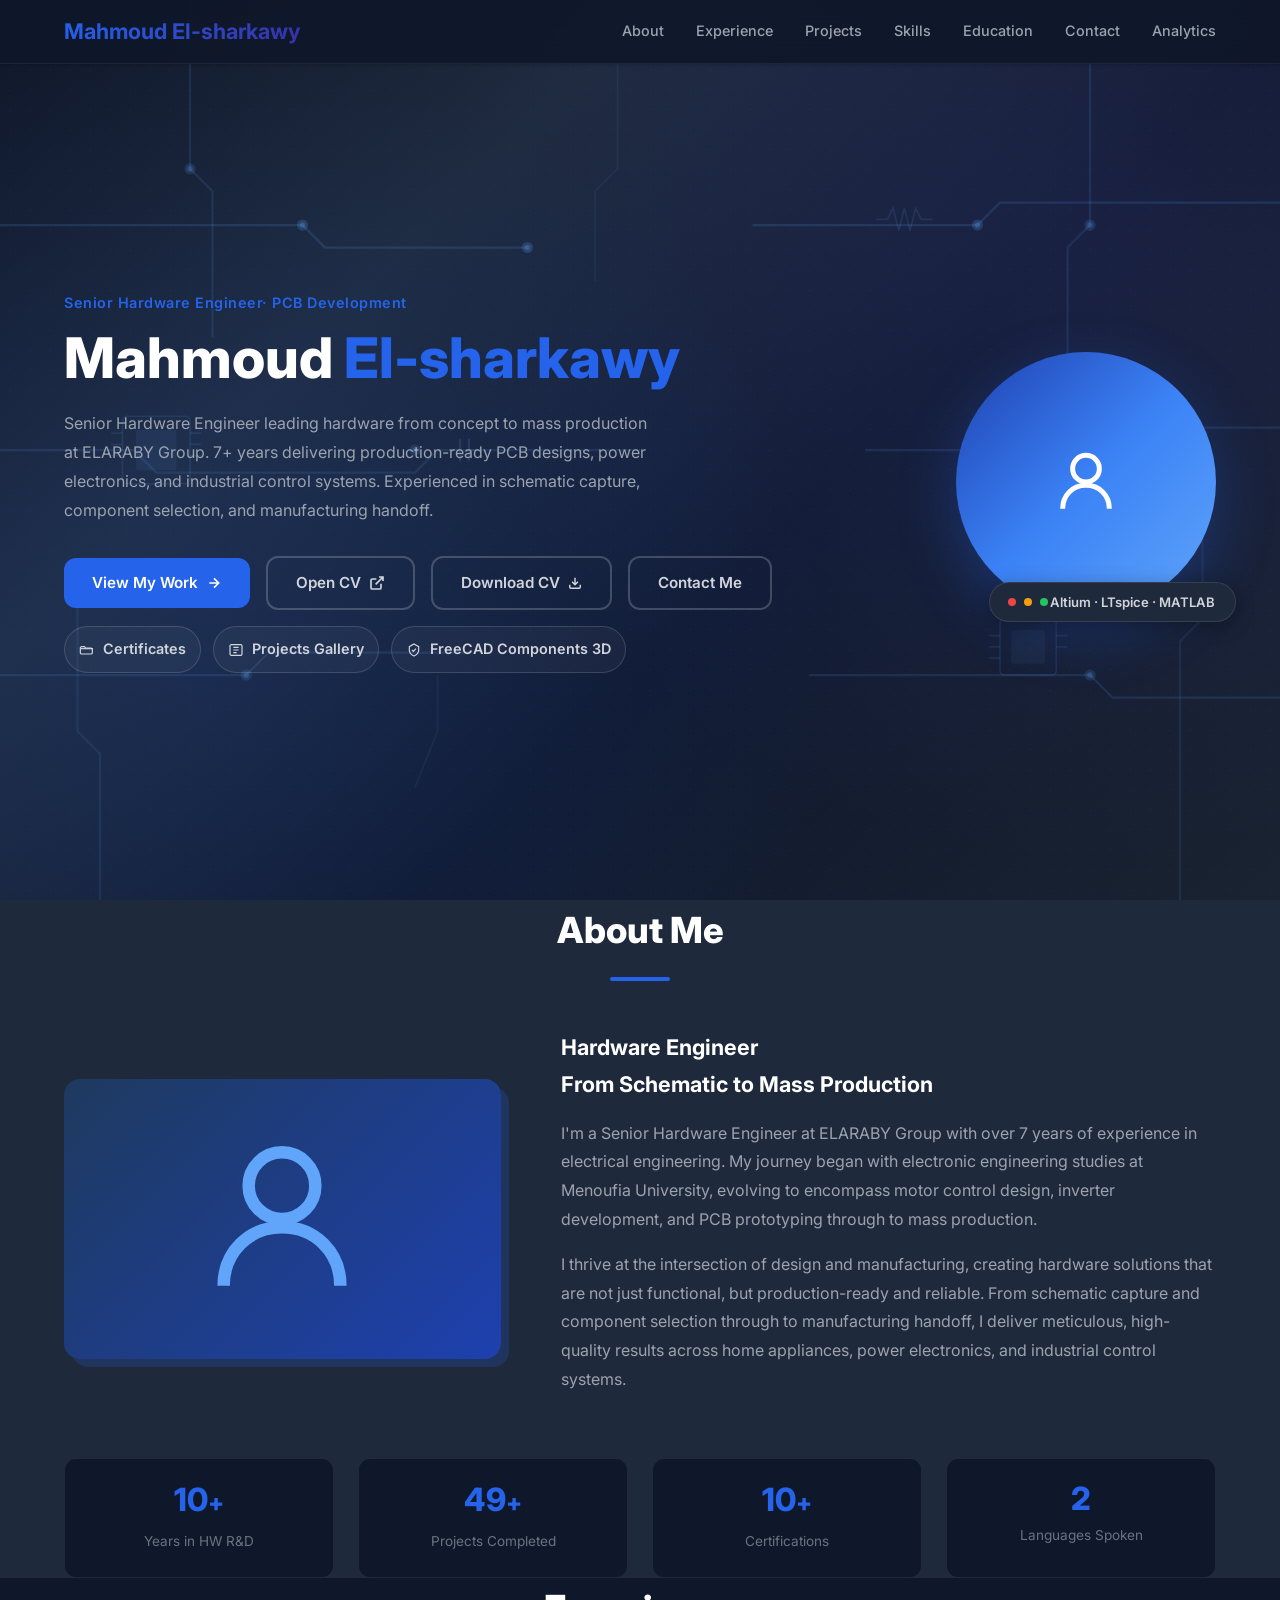
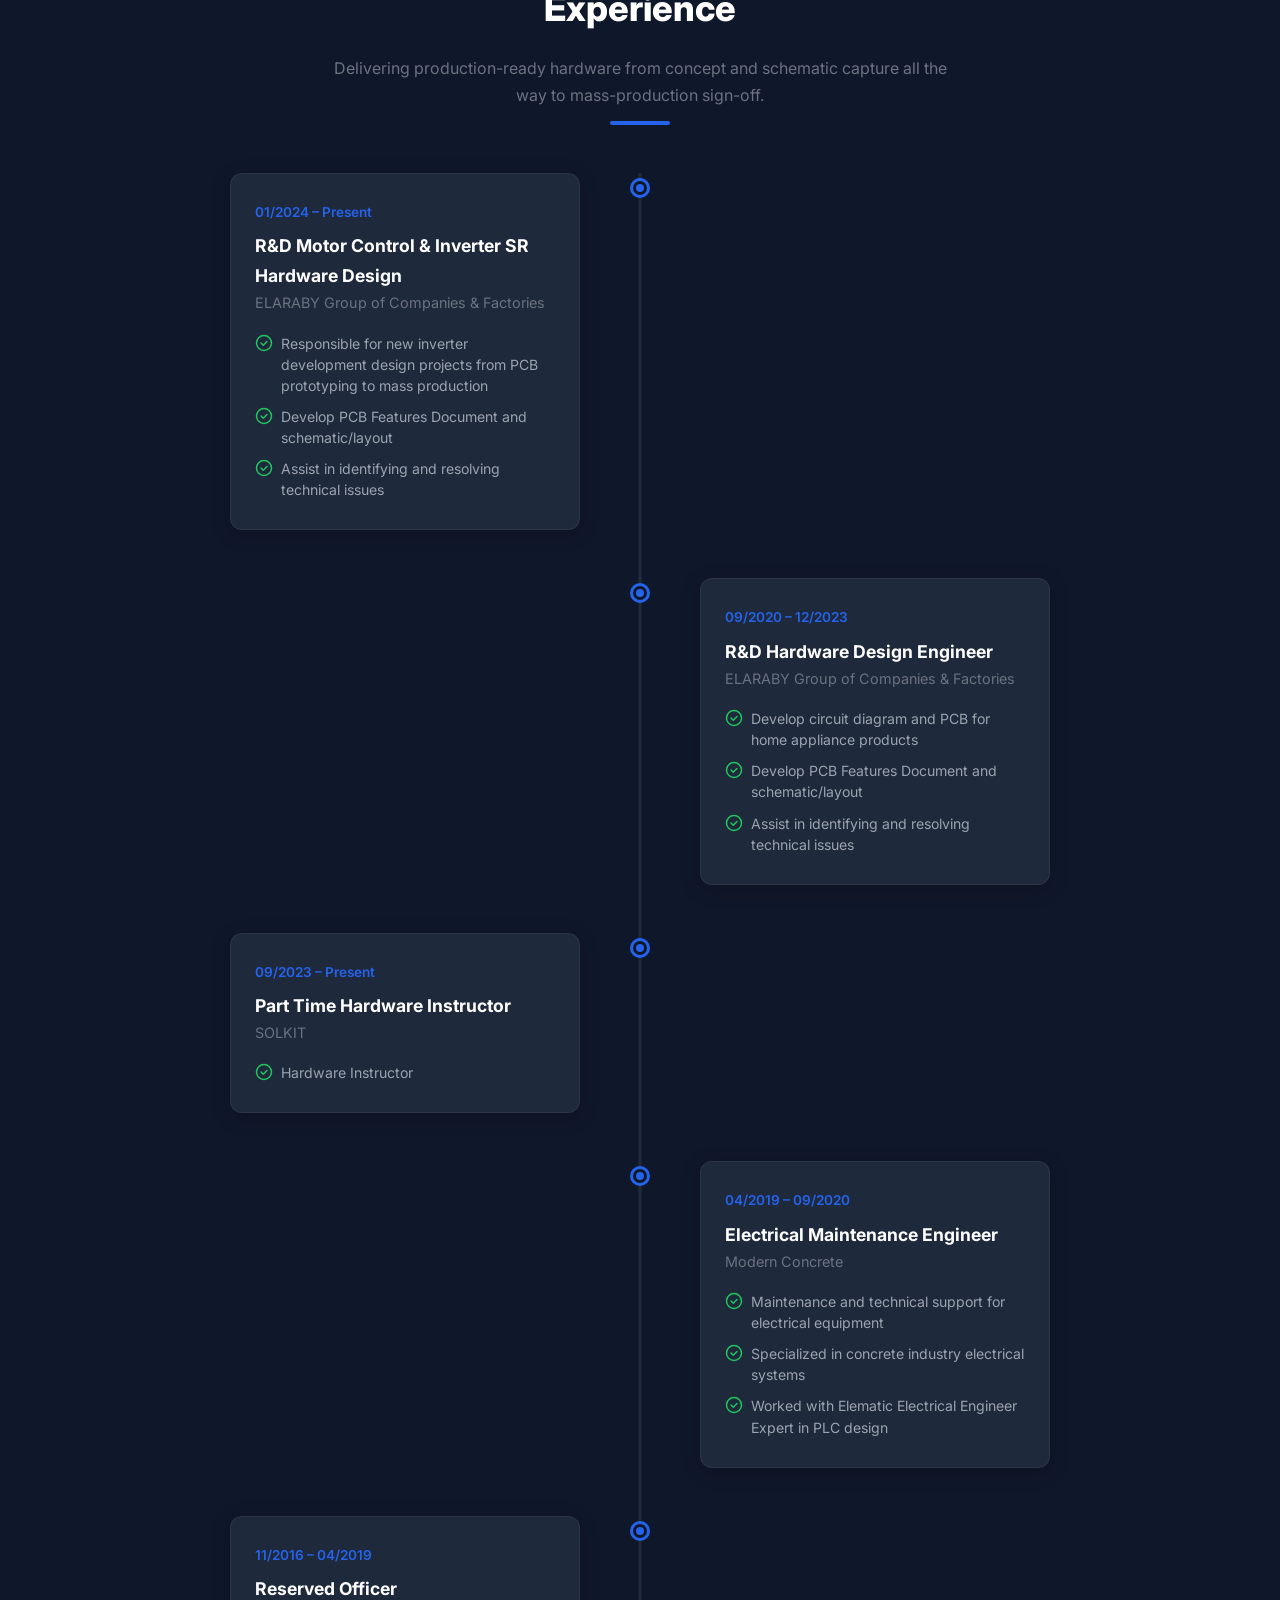
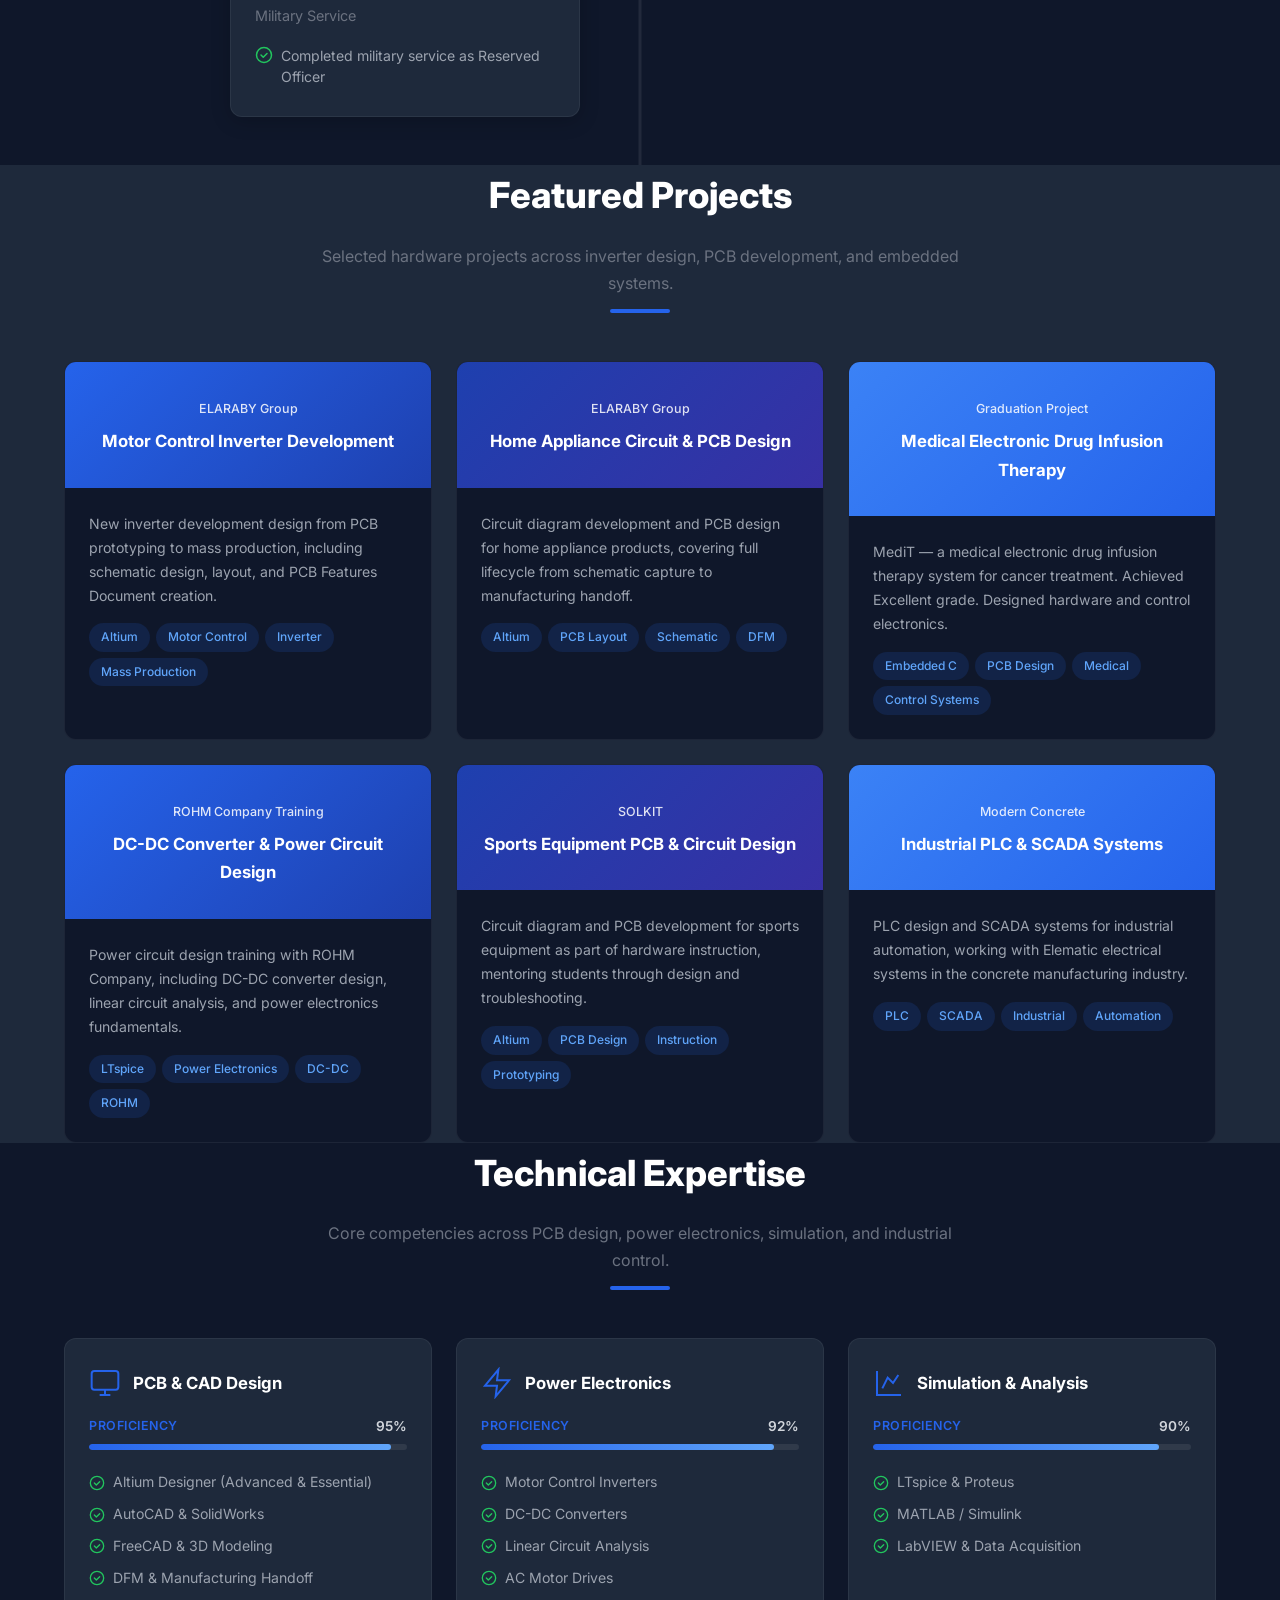
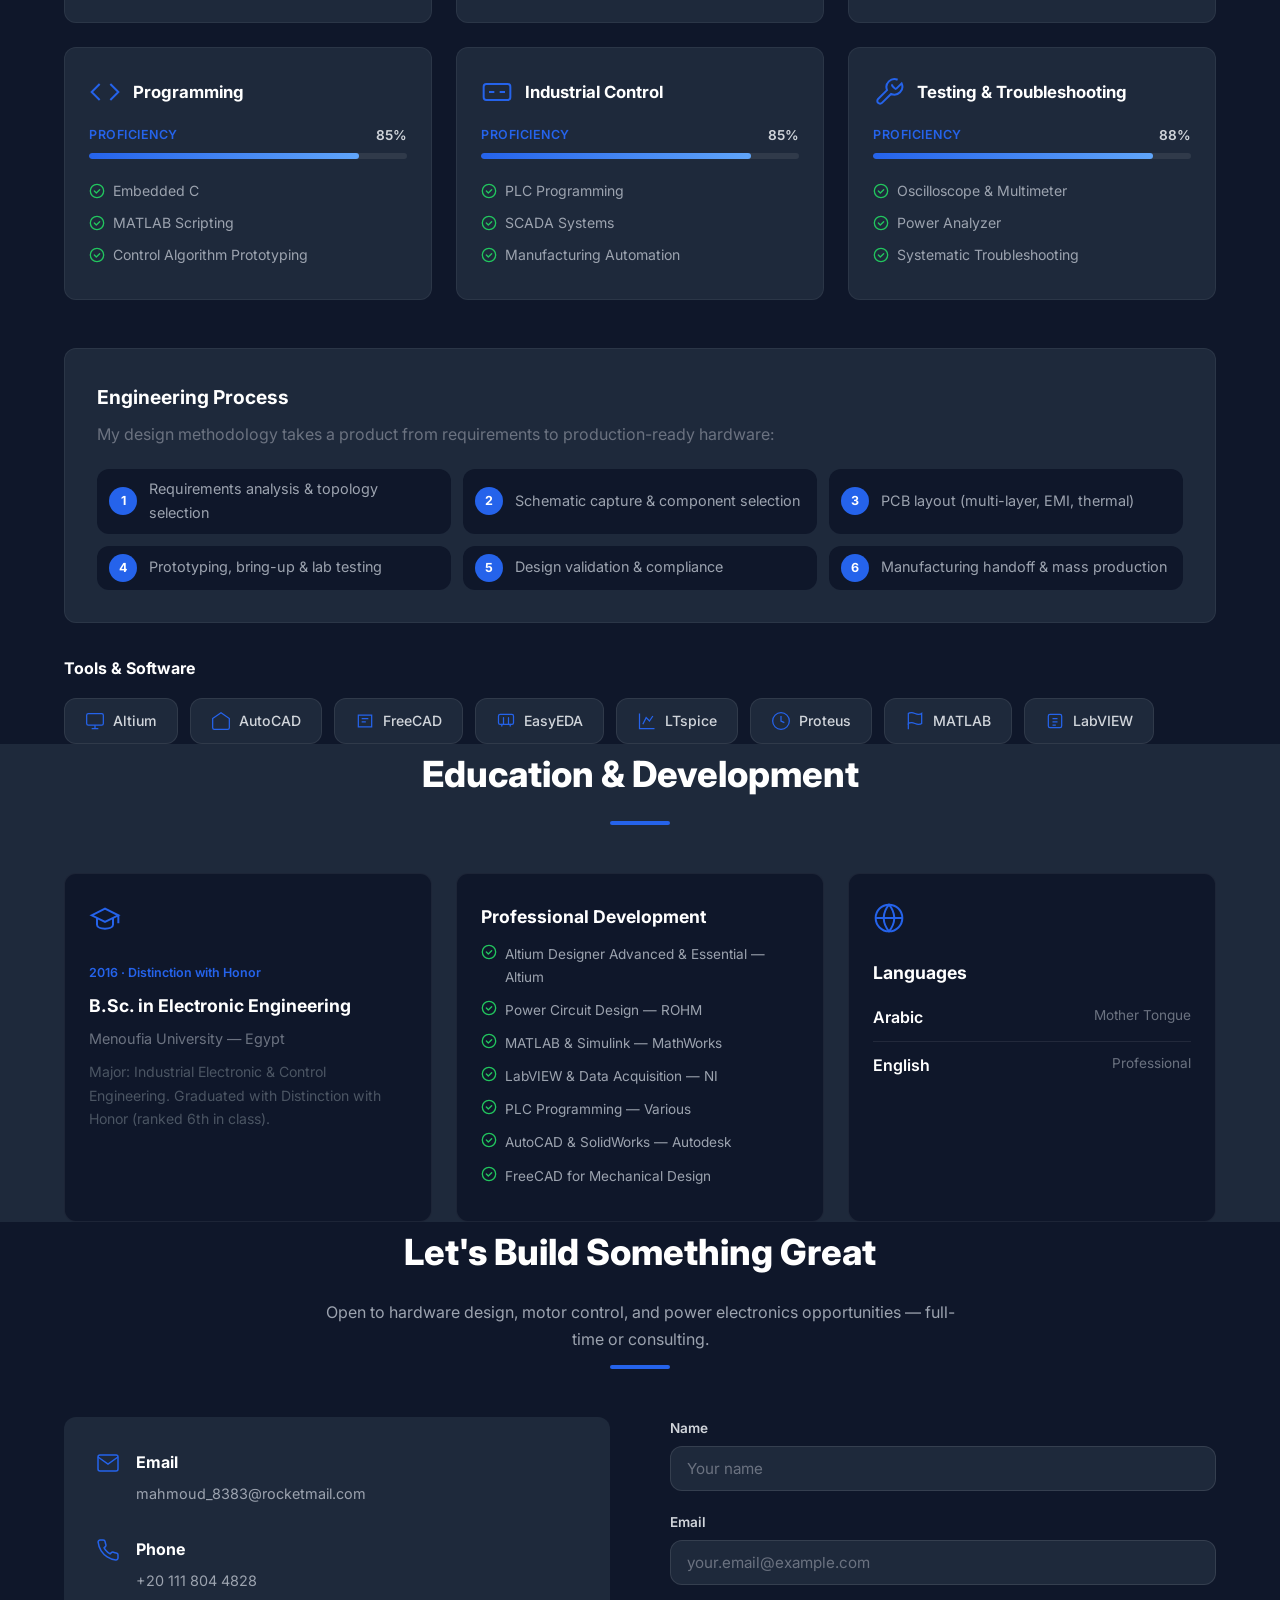
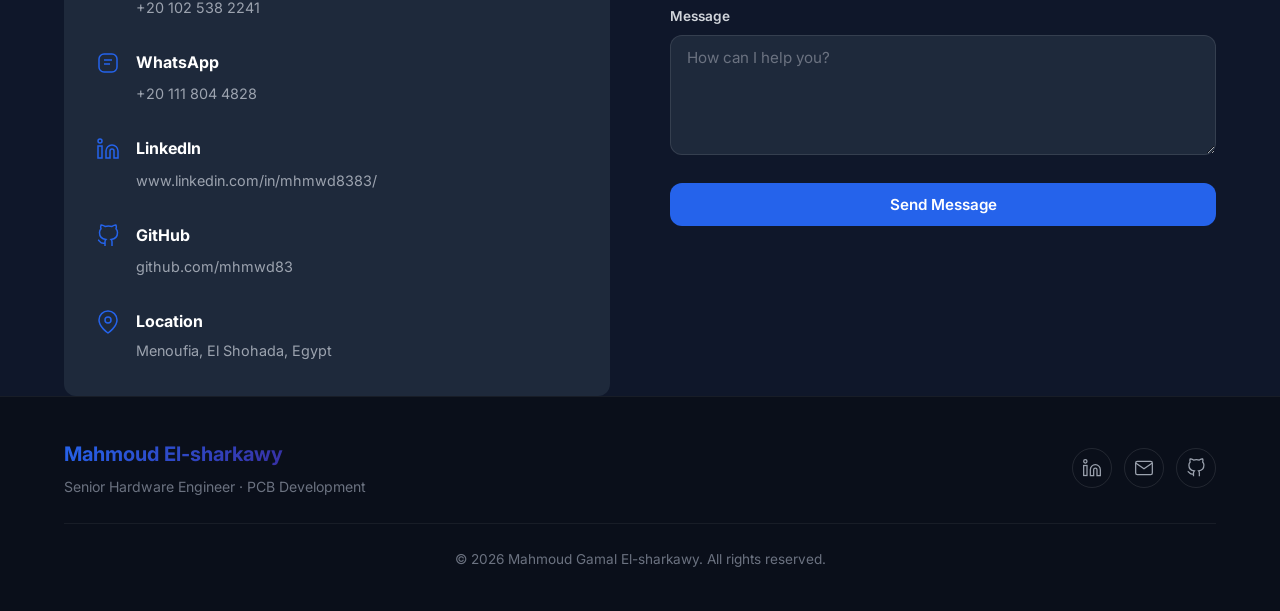
<file: index.html>
<!DOCTYPE html>
<html lang="en">
<head>
    <meta charset="UTF-8">
    <meta name="viewport" content="width=device-width, initial-scale=1.0">
    <title>Mahmoud Gamal El-sharkawy — Senior Hardware Engineer</title>
    <meta name="description" content="Senior Hardware Engineer specializing in motor control, inverter design, PCB development, and power electronics. 7+ years experience delivering production-ready hardware at ELARABY Group.">
    <meta name="keywords" content="hardware engineer, PCB design, motor control, inverter design, power electronics, Altium Designer, LTspice, MATLAB, embedded systems">
    <meta name="author" content="Mahmoud Gamal El-sharkawy">
    <!-- Google Analytics — replace GA_MEASUREMENT_ID with your ID (e.g. G-XXXXXXXXXX) -->
    <script async src="https://www.googletagmanager.com/gtag/js?id=GA_MEASUREMENT_ID"></script>
    <script>
        window.dataLayer = window.dataLayer || [];
        function gtag(){dataLayer.push(arguments);}
        gtag('js', new Date());
        gtag('config', 'GA_MEASUREMENT_ID');
    </script>
    <link rel="stylesheet" href="css/style.css">
    <link rel="preconnect" href="https://fonts.googleapis.com">
    <link rel="preconnect" href="https://fonts.gstatic.com" crossorigin>
    <link href="https://fonts.googleapis.com/css2?family=Inter:wght@300;400;500;600;700;800&display=swap" rel="stylesheet">
</head>
<body>
    <!-- Navigation -->
    <nav class="navbar" id="navbar">
        <div class="nav-container">
            <a href="#" class="nav-logo">Mahmoud <span>El-sharkawy</span></a>
            <div class="nav-links" id="navLinks">
                <a href="#about" class="nav-link">About</a>
                <a href="#experience" class="nav-link">Experience</a>
                <a href="#projects" class="nav-link">Projects</a>
                <a href="#skills" class="nav-link">Skills</a>
                <a href="#education" class="nav-link">Education</a>
                <a href="#contact" class="nav-link">Contact</a>
                <a href="admin/analytics/index.html" class="nav-link">Analytics</a>
            </div>
            <button class="nav-toggle" id="navToggle" aria-label="Open menu">
                <svg width="24" height="24" viewBox="0 0 24 24" fill="none" stroke="currentColor" stroke-width="2"><path d="M3 12h18M3 6h18M3 18h18"/></svg>
            </button>
        </div>
    </nav>
 
    <!-- Hero Section -->
    <section class="hero" id="home">
        <div class="hero-bg">
            <!-- PCB Trace Pattern SVG -->
            <svg class="pcb-pattern" viewBox="0 0 1200 800" fill="none" xmlns="http://www.w3.org/2000/svg" preserveAspectRatio="xMidYMid slice">
                <!-- Horizontal traces -->
                <path d="M0 200 H300 L320 220 H500" stroke="rgba(96,165,250,0.15)" stroke-width="2"/>
                <path d="M700 200 H900 L920 180 H1200" stroke="rgba(96,165,250,0.15)" stroke-width="2"/>
                <path d="M0 400 H150 L170 420 H400 L420 400 H600" stroke="rgba(96,165,250,0.12)" stroke-width="2"/>
                <path d="M800 400 H950 L970 380 H1200" stroke="rgba(96,165,250,0.12)" stroke-width="2"/>
                <path d="M0 600 H250 L270 580 H450" stroke="rgba(96,165,250,0.13)" stroke-width="2"/>
                <path d="M750 600 H1000 L1020 620 H1200" stroke="rgba(96,165,250,0.13)" stroke-width="2"/>
                <!-- Vertical traces -->
                <path d="M200 0 V150 L220 170 V300" stroke="rgba(96,165,250,0.12)" stroke-width="2"/>
                <path d="M1000 0 V200 L980 220 V400" stroke="rgba(96,165,250,0.12)" stroke-width="2"/>
                <path d="M100 500 V650 L120 670 V800" stroke="rgba(96,165,250,0.1)" stroke-width="2"/>
                <path d="M1100 400 V550 L1080 570 V800" stroke="rgba(96,165,250,0.1)" stroke-width="2"/>
                <!-- Vias (connection dots) -->
                <circle cx="300" cy="200" r="5" fill="rgba(96,165,250,0.2)"/>
                <circle cx="300" cy="200" r="2.5" fill="rgba(96,165,250,0.25)"/>
                <circle cx="500" cy="220" r="5" fill="rgba(96,165,250,0.2)"/>
                <circle cx="500" cy="220" r="2.5" fill="rgba(96,165,250,0.25)"/>
                <circle cx="900" cy="200" r="5" fill="rgba(96,165,250,0.2)"/>
                <circle cx="900" cy="200" r="2.5" fill="rgba(96,165,250,0.25)"/>
                <circle cx="400" cy="400" r="5" fill="rgba(96,165,250,0.15)"/>
                <circle cx="400" cy="400" r="2.5" fill="rgba(96,165,250,0.22)"/>
                <circle cx="950" cy="400" r="5" fill="rgba(96,165,250,0.15)"/>
                <circle cx="950" cy="400" r="2.5" fill="rgba(96,165,250,0.22)"/>
                <circle cx="250" cy="600" r="5" fill="rgba(96,165,250,0.15)"/>
                <circle cx="250" cy="600" r="2.5" fill="rgba(96,165,250,0.22)"/>
                <circle cx="1000" cy="600" r="5" fill="rgba(96,165,250,0.15)"/>
                <circle cx="1000" cy="600" r="2.5" fill="rgba(96,165,250,0.22)"/>
                <circle cx="200" cy="150" r="5" fill="rgba(96,165,250,0.15)"/>
                <circle cx="200" cy="150" r="2.5" fill="rgba(96,165,250,0.22)"/>
                <circle cx="1000" cy="200" r="5" fill="rgba(96,165,250,0.15)"/>
                <circle cx="1000" cy="200" r="2.5" fill="rgba(96,165,250,0.22)"/>
                <!-- IC/Chip pads -->
                <rect x="140" y="370" width="60" height="60" rx="4" stroke="rgba(96,165,250,0.13)" stroke-width="1.5" fill="none"/>
                <rect x="152" y="382" width="36" height="36" rx="2" fill="rgba(96,165,250,0.08)"/>
                <line x1="140" y1="385" x2="130" y2="385" stroke="rgba(96,165,250,0.13)" stroke-width="1.5"/>
                <line x1="140" y1="395" x2="130" y2="395" stroke="rgba(96,165,250,0.13)" stroke-width="1.5"/>
                <line x1="140" y1="405" x2="130" y2="405" stroke="rgba(96,165,250,0.13)" stroke-width="1.5"/>
                <line x1="200" y1="385" x2="210" y2="385" stroke="rgba(96,165,250,0.13)" stroke-width="1.5"/>
                <line x1="200" y1="395" x2="210" y2="395" stroke="rgba(96,165,250,0.13)" stroke-width="1.5"/>
                <line x1="200" y1="405" x2="210" y2="405" stroke="rgba(96,165,250,0.13)" stroke-width="1.5"/>
                <rect x="920" y="550" width="50" height="50" rx="4" stroke="rgba(96,165,250,0.12)" stroke-width="1.5" fill="none"/>
                <rect x="930" y="560" width="30" height="30" rx="2" fill="rgba(96,165,250,0.06)"/>
                <line x1="920" y1="565" x2="910" y2="565" stroke="rgba(96,165,250,0.12)" stroke-width="1.5"/>
                <line x1="920" y1="575" x2="910" y2="575" stroke="rgba(96,165,250,0.12)" stroke-width="1.5"/>
                <line x1="920" y1="585" x2="910" y2="585" stroke="rgba(96,165,250,0.12)" stroke-width="1.5"/>
                <line x1="970" y1="565" x2="980" y2="565" stroke="rgba(96,165,250,0.12)" stroke-width="1.5"/>
                <line x1="970" y1="575" x2="980" y2="575" stroke="rgba(96,165,250,0.12)" stroke-width="1.5"/>
                <!-- Capacitor symbols -->
                <line x1="440" y1="390" x2="440" y2="410" stroke="rgba(96,165,250,0.15)" stroke-width="2"/>
                <line x1="448" y1="390" x2="448" y2="410" stroke="rgba(96,165,250,0.15)" stroke-width="2"/>
                <line x1="430" y1="400" x2="440" y2="400" stroke="rgba(96,165,250,0.15)" stroke-width="1.5"/>
                <line x1="448" y1="400" x2="458" y2="400" stroke="rgba(96,165,250,0.15)" stroke-width="1.5"/>
                <!-- Resistor symbols -->
                <path d="M820 195 L825 185 L830 205 L835 185 L840 205 L845 185 L850 195" stroke="rgba(96,165,250,0.13)" stroke-width="1.5" fill="none"/>
                <line x1="810" y1="195" x2="820" y2="195" stroke="rgba(96,165,250,0.13)" stroke-width="1.5"/>
                <line x1="850" y1="195" x2="860" y2="195" stroke="rgba(96,165,250,0.13)" stroke-width="1.5"/>
                <!-- Additional diagonal traces -->
                <path d="M600 0 L580 50 V150 L560 170 V250" stroke="rgba(96,165,250,0.08)" stroke-width="1.5"/>
                <path d="M400 700 L420 650 V600" stroke="rgba(96,165,250,0.08)" stroke-width="1.5"/>
            </svg>
        </div>
        <div class="hero-container">
            <div class="hero-content">
                <p class="hero-subtitle">Senior Hardware Engineer· PCB Development</p>
                <h1 class="hero-title">Mahmoud <span class="hero-title-accent">El-sharkawy</span></h1>
                <p class="hero-description">
                    Senior Hardware Engineer leading hardware from concept to mass production at ELARABY Group. 7+ years delivering production-ready PCB designs, power electronics, and industrial control systems. Experienced in schematic capture, component selection, and manufacturing handoff.
                </p>
                <div class="hero-cta">
                    <a href="#projects" class="btn btn-primary">View My Work <svg width="16" height="16" viewBox="0 0 24 24" fill="none" stroke="currentColor" stroke-width="2.5"><path d="M5 12h14M12 5l7 7-7 7"/></svg></a>
                    <a href="assets/Mahmoud_Gamal_CV.pdf" target="_blank" class="btn btn-outline" id="hero-open-cv-link">Open CV <svg width="16" height="16" viewBox="0 0 24 24" fill="none" stroke="currentColor" stroke-width="2.5"><path d="M18 13v6a2 2 0 01-2 2H5a2 2 0 01-2-2V8a2 2 0 012-2h6M15 3h6v6M10 14L21 3"/></svg></a>
                    <a id="hero-download-cv-link" href="assets/Mahmoud_Gamal_CV.pdf" download="Mahmoud_Gamal_CV.pdf" class="btn btn-outline">Download CV <svg width="14" height="14" viewBox="0 0 24 24" fill="none" stroke="currentColor" stroke-width="2.5"><path d="M21 15v4a2 2 0 01-2 2H5a2 2 0 01-2-2v-4M7 10l5 5 5-5M12 15V3"/></svg></a>
                    <a href="#contact" class="btn btn-outline">Contact Me</a>
                </div>
                <div class="hero-quick-links">
                    <a href="https://drive.google.com/drive/folders/1Ji3wZwIAAcTH6lK46glb0ptPoZ6F4baX" target="_blank" rel="noopener noreferrer" class="hero-link-pill">
                        <svg viewBox="0 0 24 24" fill="none" stroke="currentColor" stroke-width="1.8" width="16" height="16"><path d="M4 7h4l2 2h8a2 2 0 012 2v5a2 2 0 01-2 2H4a2 2 0 01-2-2V9a2 2 0 012-2z"/><path d="M3 10h18"/></svg>
                        <span>Certificates</span>
                    </a>
                    <a href="https://drive.google.com/drive/folders/1ZddMz5oFiZERD-Z1XGfKvbihYFAPWHNb" target="_blank" rel="noopener noreferrer" class="hero-link-pill">
                        <svg viewBox="0 0 24 24" fill="none" stroke="currentColor" stroke-width="1.8" width="16" height="16"><rect x="3" y="4" width="18" height="16" rx="2"/><path d="M8 8h8M8 12h8M8 16h5"/></svg>
                        <span>Projects Gallery</span>
                    </a>
                    <a href="https://drive.google.com/drive/folders/1V16JqLjdm4-EoU4CKLYjotSHBcAIXo_o" target="_blank" rel="noopener noreferrer" class="hero-link-pill">
                        <svg viewBox="0 0 24 24" fill="none" stroke="currentColor" stroke-width="1.8" width="16" height="16"><path d="M12 3l7 4v5c0 5-3.5 7.5-7 9-3.5-1.5-7-4-7-9V7l7-4z"/><path d="M9 12l2 2 4-4"/></svg>
                        <span>FreeCAD Components 3D</span>
                    </a>
                </div>
            </div>
            <div class="hero-visual">
                <div class="hero-avatar">
                    <svg viewBox="0 0 24 24" fill="none" stroke="currentColor" stroke-width="1.5" width="80" height="80"><circle cx="12" cy="8" r="4"/><path d="M5 20c0-4 3-7 7-7s7 3 7 7"/></svg>
                </div>
                <div class="hero-tool-badge">Altium &middot; LTspice &middot; MATLAB</div>
            </div>
        </div>
    </section>
 
    <!-- About Section -->
    <section class="section about" id="about">
        <div class="container">
            <h2 class="section-title">About Me</h2>
            <div class="section-divider"></div>
            <div class="about-content">
                <div class="about-image">
                    <svg viewBox="0 0 24 24" fill="none" stroke="currentColor" stroke-width="1.5" width="200" height="200"><circle cx="12" cy="8" r="4"/><path d="M5 20c0-4 3-7 7-7s7 3 7 7"/></svg>
                </div>
                <div class="about-text">
                    <h3>Hardware Engineer<br>From Schematic to Mass Production</h3>
                    <p>I'm a Senior Hardware Engineer at ELARABY Group with over 7 years of experience in electrical engineering. My journey began with electronic engineering studies at Menoufia University, evolving to encompass motor control design, inverter development, and PCB prototyping through to mass production.</p>
                    <p>I thrive at the intersection of design and manufacturing, creating hardware solutions that are not just functional, but production-ready and reliable. From schematic capture and component selection through to manufacturing handoff, I deliver meticulous, high-quality results across home appliances, power electronics, and industrial control systems.</p>
                </div>
            </div>
            <div class="about-stats">
                <div class="about-stat">
                    <span class="about-stat-number" data-count="10">0</span><span class="about-stat-plus">+</span>
                    <span class="about-stat-label">Years in HW R&amp;D</span>
                </div>
                <div class="about-stat">
                    <span class="about-stat-number" data-count="50">0</span><span class="about-stat-plus">+</span>
                    <span class="about-stat-label">Projects Completed</span>
                </div>
                <div class="about-stat">
                    <span class="about-stat-number" data-count="10">0</span><span class="about-stat-plus">+</span>
                    <span class="about-stat-label">Certifications</span>
                </div>
                <div class="about-stat">
                    <span class="about-stat-number" data-count="2">0</span>
                    <span class="about-stat-label">Languages Spoken</span>
                </div>
            </div>
        </div>
    </section>
 
    <!-- Experience Section -->
    <section class="section experience" id="experience">
        <div class="container">
            <h2 class="section-title">Experience</h2>
            <p class="section-subtitle">Delivering production-ready hardware from concept and schematic capture all the way to mass-production sign-off.</p>
            <div class="section-divider"></div>
 
            <div class="timeline">
                <!-- Position 1 -->
                <div class="timeline-item timeline-left">
                    <div class="timeline-dot"></div>
                    <div class="timeline-card">
                        <span class="timeline-date">01/2024 &ndash; Present</span>
                        <h3>R&amp;D Motor Control &amp; Inverter SR Hardware Design</h3>
                        <p class="timeline-company">ELARABY Group of Companies &amp; Factories</p>
                        <ul>
                            <li><svg class="check-icon" viewBox="0 0 24 24" fill="none" width="18" height="18"><circle cx="12" cy="12" r="10" stroke="#22c55e" stroke-width="2"/><path d="M8 12l3 3 5-5" stroke="#22c55e" stroke-width="2" stroke-linecap="round" stroke-linejoin="round"/></svg>Responsible for new inverter development design projects from PCB prototyping to mass production</li>
                            <li><svg class="check-icon" viewBox="0 0 24 24" fill="none" width="18" height="18"><circle cx="12" cy="12" r="10" stroke="#22c55e" stroke-width="2"/><path d="M8 12l3 3 5-5" stroke="#22c55e" stroke-width="2" stroke-linecap="round" stroke-linejoin="round"/></svg>Develop PCB Features Document and schematic/layout</li>
                            <li><svg class="check-icon" viewBox="0 0 24 24" fill="none" width="18" height="18"><circle cx="12" cy="12" r="10" stroke="#22c55e" stroke-width="2"/><path d="M8 12l3 3 5-5" stroke="#22c55e" stroke-width="2" stroke-linecap="round" stroke-linejoin="round"/></svg>Assist in identifying and resolving technical issues</li>
                        </ul>
                    </div>
                </div>
 
                <!-- Position 2 -->
                <div class="timeline-item timeline-right">
                    <div class="timeline-dot"></div>
                    <div class="timeline-card">
                        <span class="timeline-date">09/2020 &ndash; 12/2023</span>
                        <h3>R&amp;D Hardware Design Engineer</h3>
                        <p class="timeline-company">ELARABY Group of Companies &amp; Factories</p>
                        <ul>
                            <li><svg class="check-icon" viewBox="0 0 24 24" fill="none" width="18" height="18"><circle cx="12" cy="12" r="10" stroke="#22c55e" stroke-width="2"/><path d="M8 12l3 3 5-5" stroke="#22c55e" stroke-width="2" stroke-linecap="round" stroke-linejoin="round"/></svg>Develop circuit diagram and PCB for home appliance products</li>
                            <li><svg class="check-icon" viewBox="0 0 24 24" fill="none" width="18" height="18"><circle cx="12" cy="12" r="10" stroke="#22c55e" stroke-width="2"/><path d="M8 12l3 3 5-5" stroke="#22c55e" stroke-width="2" stroke-linecap="round" stroke-linejoin="round"/></svg>Develop PCB Features Document and schematic/layout</li>
                            <li><svg class="check-icon" viewBox="0 0 24 24" fill="none" width="18" height="18"><circle cx="12" cy="12" r="10" stroke="#22c55e" stroke-width="2"/><path d="M8 12l3 3 5-5" stroke="#22c55e" stroke-width="2" stroke-linecap="round" stroke-linejoin="round"/></svg>Assist in identifying and resolving technical issues</li>
                        </ul>
                    </div>
                </div>
 
                <!-- Position 3 -->
                <div class="timeline-item timeline-left">
                    <div class="timeline-dot"></div>
                    <div class="timeline-card">
                        <span class="timeline-date">09/2023 &ndash; Present</span>
                        <h3>Part Time Hardware Instructor</h3>
                        <p class="timeline-company">SOLKIT</p>
                        <ul>
                            <li><svg class="check-icon" viewBox="0 0 24 24" fill="none" width="18" height="18"><circle cx="12" cy="12" r="10" stroke="#22c55e" stroke-width="2"/><path d="M8 12l3 3 5-5" stroke="#22c55e" stroke-width="2" stroke-linecap="round" stroke-linejoin="round"/></svg>Hardware Instructor</li>
                        </ul>
                    </div>
                </div>
 
                <!-- Position 4 -->
                <div class="timeline-item timeline-right">
                    <div class="timeline-dot"></div>
                    <div class="timeline-card">
                        <span class="timeline-date">04/2019 &ndash; 09/2020</span>
                        <h3>Electrical Maintenance Engineer</h3>
                        <p class="timeline-company">Modern Concrete</p>
                        <ul>
                            <li><svg class="check-icon" viewBox="0 0 24 24" fill="none" width="18" height="18"><circle cx="12" cy="12" r="10" stroke="#22c55e" stroke-width="2"/><path d="M8 12l3 3 5-5" stroke="#22c55e" stroke-width="2" stroke-linecap="round" stroke-linejoin="round"/></svg>Maintenance and technical support for electrical equipment</li>
                            <li><svg class="check-icon" viewBox="0 0 24 24" fill="none" width="18" height="18"><circle cx="12" cy="12" r="10" stroke="#22c55e" stroke-width="2"/><path d="M8 12l3 3 5-5" stroke="#22c55e" stroke-width="2" stroke-linecap="round" stroke-linejoin="round"/></svg>Specialized in concrete industry electrical systems</li>
                            <li><svg class="check-icon" viewBox="0 0 24 24" fill="none" width="18" height="18"><circle cx="12" cy="12" r="10" stroke="#22c55e" stroke-width="2"/><path d="M8 12l3 3 5-5" stroke="#22c55e" stroke-width="2" stroke-linecap="round" stroke-linejoin="round"/></svg>Worked with Elematic Electrical Engineer Expert in PLC design</li>
                        </ul>
                    </div>
                </div>
 
                <!-- Position 5 -->
                <div class="timeline-item timeline-left">
                    <div class="timeline-dot"></div>
                    <div class="timeline-card">
                        <span class="timeline-date">11/2016 &ndash; 04/2019</span>
                        <h3>Reserved Officer</h3>
                        <p class="timeline-company">Military Service</p>
                        <ul>
                            <li><svg class="check-icon" viewBox="0 0 24 24" fill="none" width="18" height="18"><circle cx="12" cy="12" r="10" stroke="#22c55e" stroke-width="2"/><path d="M8 12l3 3 5-5" stroke="#22c55e" stroke-width="2" stroke-linecap="round" stroke-linejoin="round"/></svg>Completed military service as Reserved Officer</li>
                        </ul>
                    </div>
                </div>
            </div>
        </div>
    </section>
 
    <!-- Projects Section -->
    <section class="section projects" id="projects">
        <div class="container">
            <h2 class="section-title">Featured Projects</h2>
            <p class="section-subtitle">Selected hardware projects across inverter design, PCB development, and embedded systems.</p>
            <div class="section-divider"></div>
 
            <div class="projects-grid">
                <!-- Project 1 -->
                <div class="project-card">
                    <div class="project-card-header" style="background: linear-gradient(135deg, #2563eb, #1e40af);">
                        <span class="project-company">ELARABY Group</span>
                        <h3>Motor Control Inverter Development</h3>
                    </div>
                    <div class="project-card-body">
                        <p>New inverter development design from PCB prototyping to mass production, including schematic design, layout, and PCB Features Document creation.</p>
                        <div class="project-tags">
                            <span class="tag">Altium</span>
                            <span class="tag">Motor Control</span>
                            <span class="tag">Inverter</span>
                            <span class="tag">Mass Production</span>
                        </div>
                    </div>
                </div>
 
                <!-- Project 2 -->
                <div class="project-card">
                    <div class="project-card-header" style="background: linear-gradient(135deg, #1e40af, #3730a3);">
                        <span class="project-company">ELARABY Group</span>
                        <h3>Home Appliance Circuit &amp; PCB Design</h3>
                    </div>
                    <div class="project-card-body">
                        <p>Circuit diagram development and PCB design for home appliance products, covering full lifecycle from schematic capture to manufacturing handoff.</p>
                        <div class="project-tags">
                            <span class="tag">Altium</span>
                            <span class="tag">PCB Layout</span>
                            <span class="tag">Schematic</span>
                            <span class="tag">DFM</span>
                        </div>
                    </div>
                </div>
 
                <!-- Project 3 -->
                <div class="project-card">
                    <div class="project-card-header" style="background: linear-gradient(135deg, #3b82f6, #2563eb);">
                        <span class="project-company">Graduation Project</span>
                        <h3>Medical Electronic Drug Infusion Therapy</h3>
                    </div>
                    <div class="project-card-body">
                        <p>MediT &mdash; a medical electronic drug infusion therapy system for cancer treatment. Achieved Excellent grade. Designed hardware and control electronics.</p>
                        <div class="project-tags">
                            <span class="tag">Embedded C</span>
                            <span class="tag">PCB Design</span>
                            <span class="tag">Medical</span>
                            <span class="tag">Control Systems</span>
                        </div>
                    </div>
                </div>
 
                <!-- Project 4 -->
                <div class="project-card">
                    <div class="project-card-header" style="background: linear-gradient(135deg, #2563eb, #1e40af);">
                        <span class="project-company">ROHM Company Training</span>
                        <h3>DC-DC Converter &amp; Power Circuit Design</h3>
                    </div>
                    <div class="project-card-body">
                        <p>Power circuit design training with ROHM Company, including DC-DC converter design, linear circuit analysis, and power electronics fundamentals.</p>
                        <div class="project-tags">
                            <span class="tag">LTspice</span>
                            <span class="tag">Power Electronics</span>
                            <span class="tag">DC-DC</span>
                            <span class="tag">ROHM</span>
                        </div>
                    </div>
                </div>
 
                <!-- Project 5 -->
                <div class="project-card">
                    <div class="project-card-header" style="background: linear-gradient(135deg, #1e40af, #3730a3);">
                        <span class="project-company">SOLKIT</span>
                        <h3>Sports Equipment PCB &amp; Circuit Design</h3>
                    </div>
                    <div class="project-card-body">
                        <p>Circuit diagram and PCB development for sports equipment as part of hardware instruction, mentoring students through design and troubleshooting.</p>
                        <div class="project-tags">
                            <span class="tag">Altium</span>
                            <span class="tag">PCB Design</span>
                            <span class="tag">Instruction</span>
                            <span class="tag">Prototyping</span>
                        </div>
                    </div>
                </div>
 
                <!-- Project 6 -->
                <div class="project-card">
                    <div class="project-card-header" style="background: linear-gradient(135deg, #3b82f6, #2563eb);">
                        <span class="project-company">Modern Concrete</span>
                        <h3>Industrial PLC &amp; SCADA Systems</h3>
                    </div>
                    <div class="project-card-body">
                        <p>PLC design and SCADA systems for industrial automation, working with Elematic electrical systems in the concrete manufacturing industry.</p>
                        <div class="project-tags">
                            <span class="tag">PLC</span>
                            <span class="tag">SCADA</span>
                            <span class="tag">Industrial</span>
                            <span class="tag">Automation</span>
                        </div>
                    </div>
                </div>
            </div>
        </div>
    </section>
 
    <!-- Skills Section -->
    <section class="section skills" id="skills">
        <div class="container">
            <h2 class="section-title">Technical Expertise</h2>
            <p class="section-subtitle">Core competencies across PCB design, power electronics, simulation, and industrial control.</p>
            <div class="section-divider"></div>
 
            <div class="skills-grid">
                <!-- Skill 1 -->
                <div class="skill-card">
                    <div class="skill-header">
                        <svg class="skill-icon" viewBox="0 0 24 24" fill="none" stroke="#2563eb" stroke-width="1.5" width="32" height="32"><rect x="2" y="3" width="20" height="14" rx="2"/><path d="M8 21h8M12 17v4"/></svg>
                        <h3>PCB &amp; CAD Design</h3>
                    </div>
                    <div class="skill-bar-container">
                        <span class="skill-label">Proficiency</span>
                        <span class="skill-percent">95%</span>
                    </div>
                    <div class="skill-bar"><div class="skill-bar-fill" data-width="95"></div></div>
                    <ul class="skill-list">
                        <li><svg class="check-icon" viewBox="0 0 24 24" fill="none" width="16" height="16"><circle cx="12" cy="12" r="10" stroke="#22c55e" stroke-width="2"/><path d="M8 12l3 3 5-5" stroke="#22c55e" stroke-width="2" stroke-linecap="round" stroke-linejoin="round"/></svg>Altium Designer (Advanced &amp; Essential)</li>
                        <li><svg class="check-icon" viewBox="0 0 24 24" fill="none" width="16" height="16"><circle cx="12" cy="12" r="10" stroke="#22c55e" stroke-width="2"/><path d="M8 12l3 3 5-5" stroke="#22c55e" stroke-width="2" stroke-linecap="round" stroke-linejoin="round"/></svg>AutoCAD &amp; SolidWorks</li>
                        <li><svg class="check-icon" viewBox="0 0 24 24" fill="none" width="16" height="16"><circle cx="12" cy="12" r="10" stroke="#22c55e" stroke-width="2"/><path d="M8 12l3 3 5-5" stroke="#22c55e" stroke-width="2" stroke-linecap="round" stroke-linejoin="round"/></svg>FreeCAD &amp; 3D Modeling</li>
                        <li><svg class="check-icon" viewBox="0 0 24 24" fill="none" width="16" height="16"><circle cx="12" cy="12" r="10" stroke="#22c55e" stroke-width="2"/><path d="M8 12l3 3 5-5" stroke="#22c55e" stroke-width="2" stroke-linecap="round" stroke-linejoin="round"/></svg>DFM &amp; Manufacturing Handoff</li>
                    </ul>
                </div>
 
                <!-- Skill 2 -->
                <div class="skill-card">
                    <div class="skill-header">
                        <svg class="skill-icon" viewBox="0 0 24 24" fill="none" stroke="#2563eb" stroke-width="1.5" width="32" height="32"><path d="M13 2L3 14h9l-1 8 10-12h-9l1-8z"/></svg>
                        <h3>Power Electronics</h3>
                    </div>
                    <div class="skill-bar-container">
                        <span class="skill-label">Proficiency</span>
                        <span class="skill-percent">92%</span>
                    </div>
                    <div class="skill-bar"><div class="skill-bar-fill" data-width="92"></div></div>
                    <ul class="skill-list">
                        <li><svg class="check-icon" viewBox="0 0 24 24" fill="none" width="16" height="16"><circle cx="12" cy="12" r="10" stroke="#22c55e" stroke-width="2"/><path d="M8 12l3 3 5-5" stroke="#22c55e" stroke-width="2" stroke-linecap="round" stroke-linejoin="round"/></svg>Motor Control Inverters</li>
                        <li><svg class="check-icon" viewBox="0 0 24 24" fill="none" width="16" height="16"><circle cx="12" cy="12" r="10" stroke="#22c55e" stroke-width="2"/><path d="M8 12l3 3 5-5" stroke="#22c55e" stroke-width="2" stroke-linecap="round" stroke-linejoin="round"/></svg>DC-DC Converters</li>
                        <li><svg class="check-icon" viewBox="0 0 24 24" fill="none" width="16" height="16"><circle cx="12" cy="12" r="10" stroke="#22c55e" stroke-width="2"/><path d="M8 12l3 3 5-5" stroke="#22c55e" stroke-width="2" stroke-linecap="round" stroke-linejoin="round"/></svg>Linear Circuit Analysis</li>
                        <li><svg class="check-icon" viewBox="0 0 24 24" fill="none" width="16" height="16"><circle cx="12" cy="12" r="10" stroke="#22c55e" stroke-width="2"/><path d="M8 12l3 3 5-5" stroke="#22c55e" stroke-width="2" stroke-linecap="round" stroke-linejoin="round"/></svg>AC Motor Drives</li>
                    </ul>
                </div>
 
                <!-- Skill 3 -->
                <div class="skill-card">
                    <div class="skill-header">
                        <svg class="skill-icon" viewBox="0 0 24 24" fill="none" stroke="#2563eb" stroke-width="1.5" width="32" height="32"><path d="M3 3v18h18"/><path d="M7 16l4-8 4 4 4-6"/></svg>
                        <h3>Simulation &amp; Analysis</h3>
                    </div>
                    <div class="skill-bar-container">
                        <span class="skill-label">Proficiency</span>
                        <span class="skill-percent">90%</span>
                    </div>
                    <div class="skill-bar"><div class="skill-bar-fill" data-width="90"></div></div>
                    <ul class="skill-list">
                        <li><svg class="check-icon" viewBox="0 0 24 24" fill="none" width="16" height="16"><circle cx="12" cy="12" r="10" stroke="#22c55e" stroke-width="2"/><path d="M8 12l3 3 5-5" stroke="#22c55e" stroke-width="2" stroke-linecap="round" stroke-linejoin="round"/></svg>LTspice &amp; Proteus</li>
                        <li><svg class="check-icon" viewBox="0 0 24 24" fill="none" width="16" height="16"><circle cx="12" cy="12" r="10" stroke="#22c55e" stroke-width="2"/><path d="M8 12l3 3 5-5" stroke="#22c55e" stroke-width="2" stroke-linecap="round" stroke-linejoin="round"/></svg>MATLAB / Simulink</li>
                        <li><svg class="check-icon" viewBox="0 0 24 24" fill="none" width="16" height="16"><circle cx="12" cy="12" r="10" stroke="#22c55e" stroke-width="2"/><path d="M8 12l3 3 5-5" stroke="#22c55e" stroke-width="2" stroke-linecap="round" stroke-linejoin="round"/></svg>LabVIEW &amp; Data Acquisition</li>
                    </ul>
                </div>
 
                <!-- Skill 4 -->
                <div class="skill-card">
                    <div class="skill-header">
                        <svg class="skill-icon" viewBox="0 0 24 24" fill="none" stroke="#2563eb" stroke-width="1.5" width="32" height="32"><polyline points="16 18 22 12 16 6"/><polyline points="8 6 2 12 8 18"/></svg>
                        <h3>Programming</h3>
                    </div>
                    <div class="skill-bar-container">
                        <span class="skill-label">Proficiency</span>
                        <span class="skill-percent">85%</span>
                    </div>
                    <div class="skill-bar"><div class="skill-bar-fill" data-width="85"></div></div>
                    <ul class="skill-list">
                        <li><svg class="check-icon" viewBox="0 0 24 24" fill="none" width="16" height="16"><circle cx="12" cy="12" r="10" stroke="#22c55e" stroke-width="2"/><path d="M8 12l3 3 5-5" stroke="#22c55e" stroke-width="2" stroke-linecap="round" stroke-linejoin="round"/></svg>Embedded C</li>
                        <li><svg class="check-icon" viewBox="0 0 24 24" fill="none" width="16" height="16"><circle cx="12" cy="12" r="10" stroke="#22c55e" stroke-width="2"/><path d="M8 12l3 3 5-5" stroke="#22c55e" stroke-width="2" stroke-linecap="round" stroke-linejoin="round"/></svg>MATLAB Scripting</li>
                        <li><svg class="check-icon" viewBox="0 0 24 24" fill="none" width="16" height="16"><circle cx="12" cy="12" r="10" stroke="#22c55e" stroke-width="2"/><path d="M8 12l3 3 5-5" stroke="#22c55e" stroke-width="2" stroke-linecap="round" stroke-linejoin="round"/></svg>Control Algorithm Prototyping</li>
                    </ul>
                </div>
 
                <!-- Skill 5 -->
                <div class="skill-card">
                    <div class="skill-header">
                        <svg class="skill-icon" viewBox="0 0 24 24" fill="none" stroke="#2563eb" stroke-width="1.5" width="32" height="32"><rect x="2" y="6" width="20" height="12" rx="2"/><path d="M6 12h4M14 12h4"/></svg>
                        <h3>Industrial Control</h3>
                    </div>
                    <div class="skill-bar-container">
                        <span class="skill-label">Proficiency</span>
                        <span class="skill-percent">85%</span>
                    </div>
                    <div class="skill-bar"><div class="skill-bar-fill" data-width="85"></div></div>
                    <ul class="skill-list">
                        <li><svg class="check-icon" viewBox="0 0 24 24" fill="none" width="16" height="16"><circle cx="12" cy="12" r="10" stroke="#22c55e" stroke-width="2"/><path d="M8 12l3 3 5-5" stroke="#22c55e" stroke-width="2" stroke-linecap="round" stroke-linejoin="round"/></svg>PLC Programming</li>
                        <li><svg class="check-icon" viewBox="0 0 24 24" fill="none" width="16" height="16"><circle cx="12" cy="12" r="10" stroke="#22c55e" stroke-width="2"/><path d="M8 12l3 3 5-5" stroke="#22c55e" stroke-width="2" stroke-linecap="round" stroke-linejoin="round"/></svg>SCADA Systems</li>
                        <li><svg class="check-icon" viewBox="0 0 24 24" fill="none" width="16" height="16"><circle cx="12" cy="12" r="10" stroke="#22c55e" stroke-width="2"/><path d="M8 12l3 3 5-5" stroke="#22c55e" stroke-width="2" stroke-linecap="round" stroke-linejoin="round"/></svg>Manufacturing Automation</li>
                    </ul>
                </div>
 
                <!-- Skill 6 -->
                <div class="skill-card">
                    <div class="skill-header">
                        <svg class="skill-icon" viewBox="0 0 24 24" fill="none" stroke="#2563eb" stroke-width="1.5" width="32" height="32"><path d="M14.7 6.3a1 1 0 0 0 0 1.4l1.6 1.6a1 1 0 0 0 1.4 0l3.77-3.77a6 6 0 0 1-7.94 7.94L6.73 20.18a2 2 0 0 1-2.83 0l-.08-.08a2 2 0 0 1 0-2.83l6.7-6.7A6 6 0 0 1 18.48 2.83"/></svg>
                        <h3>Testing &amp; Troubleshooting</h3>
                    </div>
                    <div class="skill-bar-container">
                        <span class="skill-label">Proficiency</span>
                        <span class="skill-percent">88%</span>
                    </div>
                    <div class="skill-bar"><div class="skill-bar-fill" data-width="88"></div></div>
                    <ul class="skill-list">
                        <li><svg class="check-icon" viewBox="0 0 24 24" fill="none" width="16" height="16"><circle cx="12" cy="12" r="10" stroke="#22c55e" stroke-width="2"/><path d="M8 12l3 3 5-5" stroke="#22c55e" stroke-width="2" stroke-linecap="round" stroke-linejoin="round"/></svg>Oscilloscope &amp; Multimeter</li>
                        <li><svg class="check-icon" viewBox="0 0 24 24" fill="none" width="16" height="16"><circle cx="12" cy="12" r="10" stroke="#22c55e" stroke-width="2"/><path d="M8 12l3 3 5-5" stroke="#22c55e" stroke-width="2" stroke-linecap="round" stroke-linejoin="round"/></svg>Power Analyzer</li>
                        <li><svg class="check-icon" viewBox="0 0 24 24" fill="none" width="16" height="16"><circle cx="12" cy="12" r="10" stroke="#22c55e" stroke-width="2"/><path d="M8 12l3 3 5-5" stroke="#22c55e" stroke-width="2" stroke-linecap="round" stroke-linejoin="round"/></svg>Systematic Troubleshooting</li>
                    </ul>
                </div>
            </div>
 
            <!-- Engineering Process -->
            <div class="engineering-process">
                <h3>Engineering Process</h3>
                <p>My design methodology takes a product from requirements to production-ready hardware:</p>
                <ol class="process-list">
                    <li><span class="process-number">1</span>Requirements analysis &amp; topology selection</li>
                    <li><span class="process-number">2</span>Schematic capture &amp; component selection</li>
                    <li><span class="process-number">3</span>PCB layout (multi-layer, EMI, thermal)</li>
                    <li><span class="process-number">4</span>Prototyping, bring-up &amp; lab testing</li>
                    <li><span class="process-number">5</span>Design validation &amp; compliance</li>
                    <li><span class="process-number">6</span>Manufacturing handoff &amp; mass production</li>
                </ol>
            </div>
 
            <!-- Tools -->
            <div class="tools-section">
                <h4>Tools &amp; Software</h4>
                <div class="tools-grid">
                    <div class="tool-item"><svg viewBox="0 0 24 24" fill="none" stroke="#2563eb" stroke-width="1.5" width="20" height="20"><rect x="2" y="3" width="20" height="14" rx="2"/><path d="M8 21h8M12 17v4"/></svg>Altium</div>
                    <div class="tool-item"><svg viewBox="0 0 24 24" fill="none" stroke="#2563eb" stroke-width="1.5" width="20" height="20"><path d="M2 9l10-7 10 7v11a2 2 0 01-2 2H4a2 2 0 01-2-2V9z"/></svg>AutoCAD</div>
                    <div class="tool-item"><svg viewBox="0 0 24 24" fill="none" stroke="#2563eb" stroke-width="1.5" width="20" height="20"><path d="M4 5h16v14H4z"/><path d="M8 9h8M8 13h5"/></svg>FreeCAD</div>
                    <div class="tool-item"><svg viewBox="0 0 24 24" fill="none" stroke="#2563eb" stroke-width="1.5" width="20" height="20"><rect x="3" y="4" width="18" height="12" rx="2"/><path d="M7 16v2M17 16v2M9 8v8M15 8v8" stroke-linecap="round"/></svg>EasyEDA</div>
                    <div class="tool-item"><svg viewBox="0 0 24 24" fill="none" stroke="#2563eb" stroke-width="1.5" width="20" height="20"><path d="M3 3v18h18"/><path d="M7 16l4-8 4 4 4-6"/></svg>LTspice</div>
                    <div class="tool-item"><svg viewBox="0 0 24 24" fill="none" stroke="#2563eb" stroke-width="1.5" width="20" height="20"><circle cx="12" cy="12" r="10"/><path d="M12 6v6l4 2"/></svg>Proteus</div>
                    <div class="tool-item"><svg viewBox="0 0 24 24" fill="none" stroke="#2563eb" stroke-width="1.5" width="20" height="20"><path d="M4 15s1-1 4-1 5 2 8 2 4-1 4-1V3s-1 1-4 1-5-2-8-2-4 1-4 1z"/><path d="M4 22v-7"/></svg>MATLAB</div>
                    <div class="tool-item"><svg viewBox="0 0 24 24" fill="none" stroke="#2563eb" stroke-width="1.5" width="20" height="20"><rect x="4" y="4" width="16" height="16" rx="2"/><path d="M9 9h6M9 13h6M9 17h4"/></svg>LabVIEW</div>
                </div>
            </div>
        </div>
    </section>
 
    <!-- Education Section -->
    <section class="section education" id="education">
        <div class="container">
            <h2 class="section-title">Education &amp; Development</h2>
            <div class="section-divider"></div>
 
            <div class="education-grid">
                <!-- Degree -->
                <div class="education-card">
                    <div class="education-card-icon">
                        <svg viewBox="0 0 24 24" fill="none" stroke="#2563eb" stroke-width="1.5" width="32" height="32"><path d="M22 10v6M2 10l10-5 10 5-10 5z"/><path d="M6 12v5c0 2 3 3 6 3s6-1 6-3v-5"/></svg>
                    </div>
                    <span class="education-badge">2016 &middot; Distinction with Honor</span>
                    <h3>B.Sc. in Electronic Engineering</h3>
                    <p class="education-school">Menoufia University &mdash; Egypt</p>
                    <p class="education-detail">Major: Industrial Electronic &amp; Control Engineering. Graduated with Distinction with Honor (ranked 6th in class).</p>
                </div>
 
                <!-- Certifications -->
                <div class="education-card">
                    <h3>Professional Development</h3>
                    <ul class="cert-list">
                        <li><svg class="check-icon" viewBox="0 0 24 24" fill="none" width="16" height="16"><circle cx="12" cy="12" r="10" stroke="#22c55e" stroke-width="2"/><path d="M8 12l3 3 5-5" stroke="#22c55e" stroke-width="2" stroke-linecap="round" stroke-linejoin="round"/></svg>Altium Designer Advanced &amp; Essential — Altium</li>
                        <li><svg class="check-icon" viewBox="0 0 24 24" fill="none" width="16" height="16"><circle cx="12" cy="12" r="10" stroke="#22c55e" stroke-width="2"/><path d="M8 12l3 3 5-5" stroke="#22c55e" stroke-width="2" stroke-linecap="round" stroke-linejoin="round"/></svg>Power Circuit Design — ROHM</li>
                        <li><svg class="check-icon" viewBox="0 0 24 24" fill="none" width="16" height="16"><circle cx="12" cy="12" r="10" stroke="#22c55e" stroke-width="2"/><path d="M8 12l3 3 5-5" stroke="#22c55e" stroke-width="2" stroke-linecap="round" stroke-linejoin="round"/></svg>MATLAB &amp; Simulink — MathWorks</li>
                        <li><svg class="check-icon" viewBox="0 0 24 24" fill="none" width="16" height="16"><circle cx="12" cy="12" r="10" stroke="#22c55e" stroke-width="2"/><path d="M8 12l3 3 5-5" stroke="#22c55e" stroke-width="2" stroke-linecap="round" stroke-linejoin="round"/></svg>LabVIEW &amp; Data Acquisition — NI</li>
                        <li><svg class="check-icon" viewBox="0 0 24 24" fill="none" width="16" height="16"><circle cx="12" cy="12" r="10" stroke="#22c55e" stroke-width="2"/><path d="M8 12l3 3 5-5" stroke="#22c55e" stroke-width="2" stroke-linecap="round" stroke-linejoin="round"/></svg>PLC Programming — Various</li>
                        <li><svg class="check-icon" viewBox="0 0 24 24" fill="none" width="16" height="16"><circle cx="12" cy="12" r="10" stroke="#22c55e" stroke-width="2"/><path d="M8 12l3 3 5-5" stroke="#22c55e" stroke-width="2" stroke-linecap="round" stroke-linejoin="round"/></svg>AutoCAD &amp; SolidWorks — Autodesk</li>
                        <li><svg class="check-icon" viewBox="0 0 24 24" fill="none" width="16" height="16"><circle cx="12" cy="12" r="10" stroke="#22c55e" stroke-width="2"/><path d="M8 12l3 3 5-5" stroke="#22c55e" stroke-width="2" stroke-linecap="round" stroke-linejoin="round"/></svg>FreeCAD for Mechanical Design</li>
                    </ul>
                </div>
 
                <!-- Languages -->
                <div class="education-card">
                    <div class="education-card-icon">
                        <svg viewBox="0 0 24 24" fill="none" stroke="#2563eb" stroke-width="1.5" width="32" height="32"><circle cx="12" cy="12" r="10"/><path d="M2 12h20M12 2a16.5 16.5 0 014 10 16.5 16.5 0 01-4 10 16.5 16.5 0 01-4-10A16.5 16.5 0 0112 2z"/></svg>
                    </div>
                    <h3>Languages</h3>
                    <ul class="lang-list">
                        <li><span class="lang-name">Arabic</span><span class="lang-level">Mother Tongue</span></li>
                        <li><span class="lang-name">English</span><span class="lang-level">Professional</span></li>
                    </ul>
                </div>
            </div>
        </div>
    </section>
 
    <!-- Contact Section -->
    <section class="section contact" id="contact">
        <div class="container">
            <h2 class="section-title">Let's Build Something Great</h2>
            <p class="section-subtitle">Open to hardware design, motor control, and power electronics opportunities &mdash; full-time or consulting.</p>
            <div class="section-divider"></div>
 
            <div class="contact-grid">
                <div class="contact-info">
                    <div class="contact-item">
                        <svg viewBox="0 0 24 24" fill="none" stroke="#2563eb" stroke-width="1.5" width="24" height="24"><path d="M4 4h16c1.1 0 2 .9 2 2v12c0 1.1-.9 2-2 2H4c-1.1 0-2-.9-2-2V6c0-1.1.9-2 2-2z"/><polyline points="22,6 12,13 2,6"/></svg>
                        <div>
                            <h3>Email</h3>
                            <a href="mailto:mahmoud_8383@rocketmail.com">mahmoud_8383@rocketmail.com</a>
                        </div>
                    </div>
                    <div class="contact-item">
                        <svg viewBox="0 0 24 24" fill="none" stroke="#2563eb" stroke-width="1.5" width="24" height="24"><path d="M22 16.92v3a2 2 0 01-2.18 2 19.79 19.79 0 01-8.63-3.07 19.5 19.5 0 01-6-6 19.79 19.79 0 01-3.07-8.67A2 2 0 014.11 2h3a2 2 0 012 1.72c.127.96.361 1.903.7 2.81a2 2 0 01-.45 2.11L8.09 9.91a16 16 0 006 6l1.27-1.27a2 2 0 012.11-.45c.907.339 1.85.573 2.81.7A2 2 0 0122 16.92z"/></svg>
                        <div>
                            <h3>Phone</h3>
                            <a href="tel:+201118044828">+20 111 804 4828</a><br>
                            <a href="tel:+201025382241">+20 102 538 2241</a>
                        </div>
                    </div>
                    <div class="contact-item">
                        <svg viewBox="0 0 24 24" fill="none" stroke="#2563eb" stroke-width="1.5" width="24" height="24"><path d="M8 3h8a5 5 0 015 5v8a5 5 0 01-5 5H8a5 5 0 01-5-5V8a5 5 0 015-5z"/><path d="M8 9h8M8 13h6"/></svg>
                        <div>
                            <h3>WhatsApp</h3>
                            <a href="https://wa.me/+201118044828" target="_blank" rel="noopener noreferrer">+20 111 804 4828</a>
                        </div>
                    </div>
                    <div class="contact-item">
                        <svg viewBox="0 0 24 24" fill="none" stroke="#2563eb" stroke-width="1.5" width="24" height="24"><path d="M16 8a6 6 0 016 6v7h-4v-7a2 2 0 00-4 0v7h-4v-7a6 6 0 016-6z"/><rect x="2" y="9" width="4" height="12"/><circle cx="4" cy="4" r="2"/></svg>
                        <div>
                            <h3>LinkedIn</h3>
                            <a href="https://www.linkedin.com/in/mhmwd8383/">www.linkedin.com/in/mhmwd8383/</a>
                        </div>
                    </div>
                    <div class="contact-item">
                        <svg viewBox="0 0 24 24" fill="none" stroke="#2563eb" stroke-width="1.5" width="24" height="24"><path d="M9 19c-5 1.5-5-2.5-7-3m14 6v-3.87a3.37 3.37 0 00-.94-2.61c3.14-.35 6.44-1.54 6.44-7A5.44 5.44 0 0020 4.77 5.07 5.07 0 0019.91 1S18.73.65 16 2.48a13.38 13.38 0 00-7 0C6.27.65 5.09 1 5.09 1A5.07 5.07 0 005 4.77a5.44 5.44 0 00-1.5 3.78c0 5.42 3.3 6.61 6.44 7A3.37 3.37 0 009 18.13V22"/></svg>
                        <div>
                            <h3>GitHub</h3>
                            <a href="https://github.com/mhmwd83">github.com/mhmwd83</a>
                        </div>
                    </div>
                    <div class="contact-item">
                        <svg viewBox="0 0 24 24" fill="none" stroke="#2563eb" stroke-width="1.5" width="24" height="24"><path d="M21 10c0 7-9 13-9 13s-9-6-9-13a9 9 0 0118 0z"/><circle cx="12" cy="10" r="3"/></svg>
                        <div>
                            <h3>Location</h3>
                            <p>Menoufia, El Shohada, Egypt</p>
                        </div>
                    </div>
                </div>
 
                <form class="contact-form" id="contact-form">
                    <div class="form-group">
                        <label for="name">Name</label>
                        <input type="text" id="name" name="name" placeholder="Your name" required>
                    </div>
                    <div class="form-group">
                        <label for="email">Email</label>
                        <input type="email" id="email" name="email" placeholder="your.email@example.com" required>
                    </div>
                    <div class="form-group">
                        <label for="message">Message</label>
                        <textarea id="message" name="message" placeholder="How can I help you?" required></textarea>
                    </div>
                    <button type="submit" class="btn btn-primary btn-full">Send Message</button>
                </form>
            </div>
        </div>
    </section>
 
    <!-- Footer -->
    <footer class="footer">
        <div class="container">
            <div class="footer-content">
                <div class="footer-brand">
                    <a href="#" class="footer-logo">Mahmoud El-sharkawy</a>
                    <p>Senior Hardware Engineer &middot; PCB Development</p>
                </div>
                <div class="footer-social">
                    <a href="https://www.linkedin.com/in/mhmwd8383/" aria-label="LinkedIn" target="_blank" rel="noopener noreferrer"><svg viewBox="0 0 24 24" fill="none" stroke="currentColor" stroke-width="1.5" width="20" height="20"><path d="M16 8a6 6 0 016 6v7h-4v-7a2 2 0 00-4 0v7h-4v-7a6 6 0 016-6z"/><rect x="2" y="9" width="4" height="12"/><circle cx="4" cy="4" r="2"/></svg></a>
                    <a href="mailto:mahmoud_8383@rocketmail.com" aria-label="Email"><svg viewBox="0 0 24 24" fill="none" stroke="currentColor" stroke-width="1.5" width="20" height="20"><path d="M4 4h16c1.1 0 2 .9 2 2v12c0 1.1-.9 2-2 2H4c-1.1 0-2-.9-2-2V6c0-1.1.9-2 2-2z"/><polyline points="22,6 12,13 2,6"/></svg></a>
                    <a href="https://github.com/mhmwd83" aria-label="GitHub"><svg viewBox="0 0 24 24" fill="none" stroke="currentColor" stroke-width="1.5" width="20" height="20"><path d="M9 19c-5 1.5-5-2.5-7-3m14 6v-3.87a3.37 3.37 0 00-.94-2.61c3.14-.35 6.44-1.54 6.44-7A5.44 5.44 0 0020 4.77 5.07 5.07 0 0019.91 1S18.73.65 16 2.48a13.38 13.38 0 00-7 0C6.27.65 5.09 1 5.09 1A5.07 5.07 0 005 4.77a5.44 5.44 0 00-1.5 3.78c0 5.42 3.3 6.61 6.44 7A3.37 3.37 0 009 18.13V22"/></svg></a>
                </div>
            </div>
            <div class="footer-bottom">
                <p>&copy; 2026 Mahmoud Gamal El-sharkawy. All rights reserved.</p>
            </div>
        </div>
    </footer>
 
    <!-- Scroll to Top -->
    <button class="scroll-top" id="scrollTop" aria-label="Scroll to top">
        <svg viewBox="0 0 24 24" fill="none" stroke="currentColor" stroke-width="2.5" width="20" height="20"><path d="M18 15l-6-6-6 6"/></svg>
    </button>
 
    <script src="js/main.js"></script>
</body>
</html>
</file>
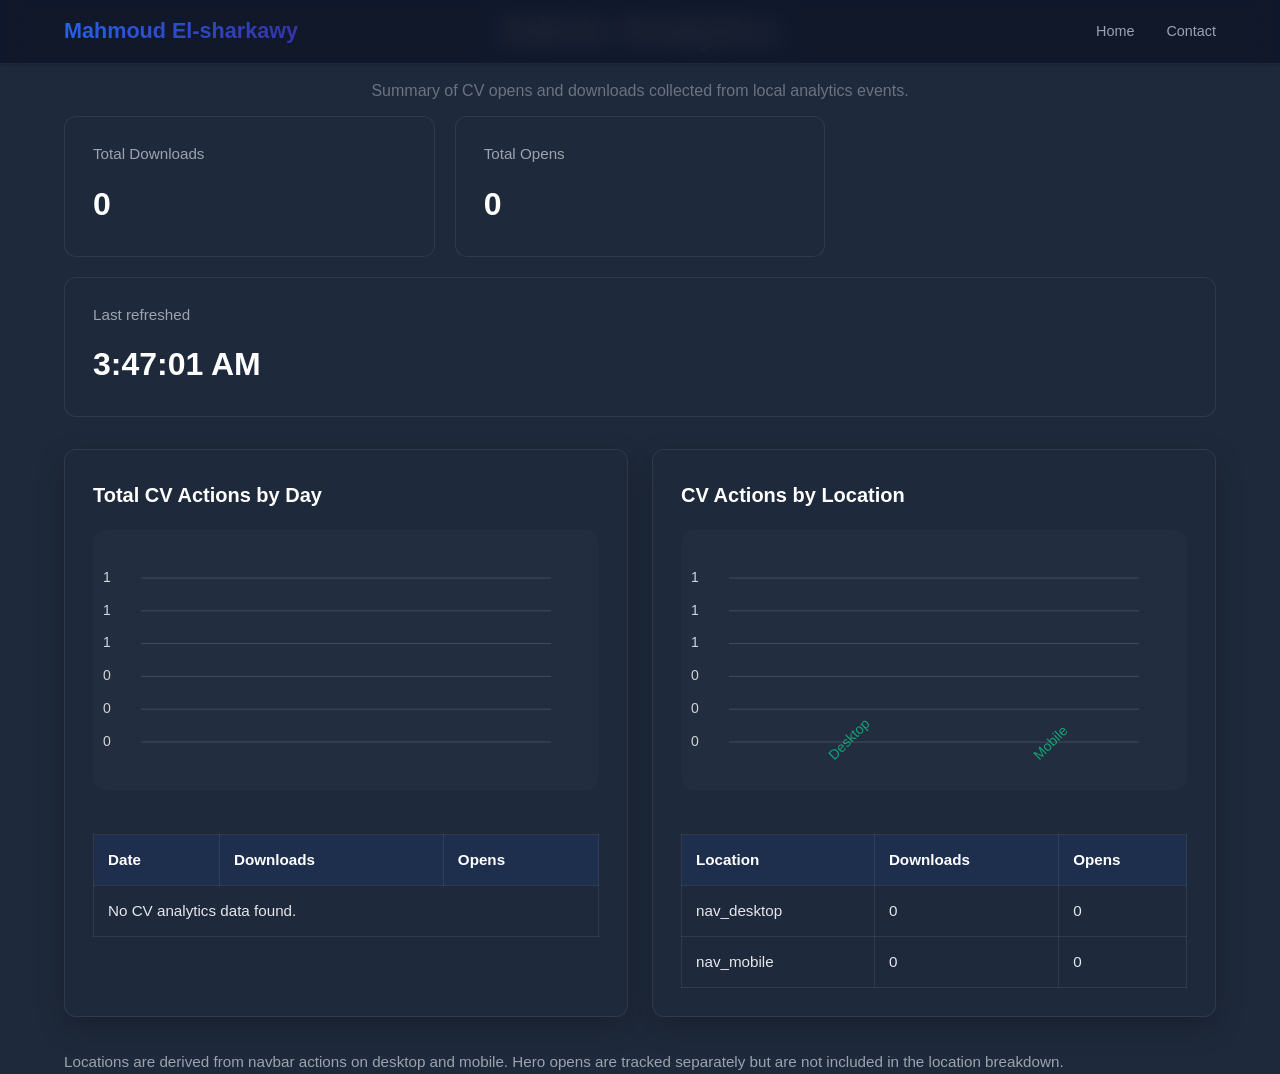
<file: admin/analytics/index.html>
<!DOCTYPE html>
<html lang="en">
<head>
    <meta charset="UTF-8">
    <meta name="viewport" content="width=device-width, initial-scale=1.0">
    <title>Admin Analytics — Mahmoud El-sharkawy</title>
    <link rel="stylesheet" href="../../css/style.css">
</head>
<body>
    <nav class="navbar" id="navbar">
        <div class="nav-container">
            <a href="../../index.html" class="nav-logo">Mahmoud <span>El-sharkawy</span></a>
            <div class="nav-links">
                <a href="../../index.html" class="nav-link">Home</a>
                <a href="../../index.html#contact" class="nav-link">Contact</a>
            </div>
        </div>
    </nav>

    <section class="section about">
        <div class="container">
            <h2 class="section-title">Admin Analytics</h2>
            <p class="section-subtitle">Summary of CV opens and downloads collected from local analytics events.</p>
            <div class="analytics-header-grid">
                <div class="metric-card">
                    <span class="metric-label">Total Downloads</span>
                    <span class="metric-value" id="total-downloads">0</span>
                </div>
                <div class="metric-card">
                    <span class="metric-label">Total Opens</span>
                    <span class="metric-value" id="total-opens">0</span>
                </div>
                <div class="metric-card metric-full">
                    <span class="metric-label">Last refreshed</span>
                    <span class="metric-value" id="last-updated">—</span>
                </div>
            </div>
            <div class="analytics-grid">
                <div class="analytics-card">
                    <h3>Total CV Actions by Day</h3>
                    <canvas id="daily-summary-chart" class="analytics-chart"></canvas>
                    <table class="analytics-table" id="daily-summary-table">
                        <thead>
                            <tr>
                                <th>Date</th>
                                <th>Downloads</th>
                                <th>Opens</th>
                            </tr>
                        </thead>
                        <tbody></tbody>
                    </table>
                </div>
                <div class="analytics-card">
                    <h3>CV Actions by Location</h3>
                    <canvas id="location-summary-chart" class="analytics-chart"></canvas>
                    <table class="analytics-table" id="location-summary-table">
                        <thead>
                            <tr>
                                <th>Location</th>
                                <th>Downloads</th>
                                <th>Opens</th>
                            </tr>
                        </thead>
                        <tbody></tbody>
                    </table>
                </div>
            </div>
            <p class="analytics-note">Locations are derived from navbar actions on desktop and mobile. Hero opens are tracked separately but are not included in the location breakdown.</p>
        </div>
    </section>

    <script src="../../js/admin.js"></script>
</body>
</html>
</file>
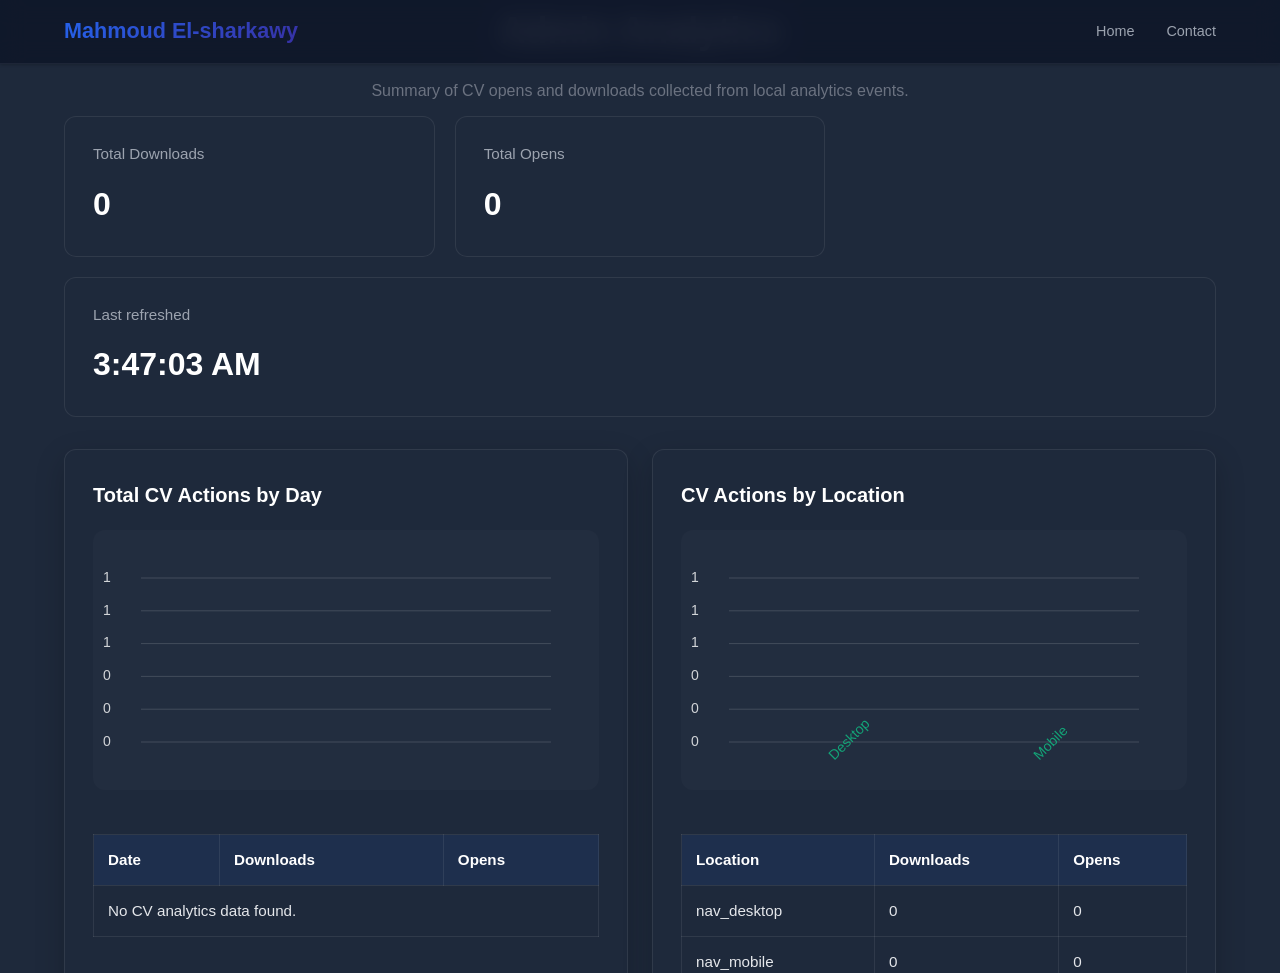
<file: admin.html>
<!DOCTYPE html>
<html lang="en">
<head>
    <meta charset="UTF-8">
    <meta name="viewport" content="width=device-width, initial-scale=1.0">
    <title>Admin Analytics — Mahmoud El-sharkawy</title>
    <meta http-equiv="refresh" content="0; url=admin/analytics/">
</head>
<body>
    <p>Redirecting to <a href="admin/analytics/">/admin/analytics/</a>...</p>
</body>
</html>
</file>
<file: css/style.css>
/* ===== Reset & Base ===== */
*, *::before, *::after {
    margin: 0;
    padding: 0;
    box-sizing: border-box;
}
 
:root {
    --blue-600: #2563eb;
    --blue-700: #1d4ed8;
    --blue-800: #1e40af;
    --indigo-800: #3730a3;
    --green: #22c55e;
    --gray-50: #f9fafb;
    --gray-100: #f3f4f6;
    --gray-200: #e5e7eb;
    --gray-300: #d1d5db;
    --gray-400: #9ca3af;
    --gray-500: #6b7280;
    --gray-600: #4b5563;
    --gray-700: #374151;
    --gray-800: #1f2937;
    --gray-900: #111827;
    --white: #ffffff;
    --dark-bg: #0f172a;
    --dark-card: #1e293b;
    --radius: 12px;
    --radius-lg: 16px;
    --transition: 0.3s ease;
    --nav-height: 64px;
}
 
html {
    scroll-behavior: smooth;
    scroll-padding-top: var(--nav-height);
}
 
body {
    font-family: 'Inter', -apple-system, BlinkMacSystemFont, 'Segoe UI', Roboto, sans-serif;
    background: var(--dark-bg);
    color: var(--gray-300);
    line-height: 1.7;
    -webkit-font-smoothing: antialiased;
}
 
a {
    text-decoration: none;
    color: inherit;
    transition: color var(--transition);
}
 
ul, ol {
    list-style: none;
}
 
img {
    max-width: 100%;
    height: auto;
}
 
.container {
    max-width: 1200px;
    margin: 0 auto;
    padding: 0 24px;
}
 
/* ===== Navigation ===== */
.navbar {
    position: fixed;
    top: 0;
    left: 0;
    width: 100%;
    height: var(--nav-height);
    background: rgba(15, 23, 42, 0.9);
    backdrop-filter: blur(12px);
    z-index: 1000;
    box-shadow: 0 1px 3px rgba(0,0,0,0.2);
    transition: all var(--transition);
    border-bottom: 1px solid rgba(255,255,255,0.06);
}
 
.navbar.scrolled {
    box-shadow: 0 4px 20px rgba(0,0,0,0.3);
}
 
.nav-container {
    max-width: 1200px;
    margin: 0 auto;
    padding: 0 24px;
    height: 100%;
    display: flex;
    align-items: center;
    justify-content: space-between;
}
 
.nav-logo {
    font-size: 1.35rem;
    font-weight: 700;
    background: linear-gradient(135deg, var(--blue-600), var(--indigo-800));
    -webkit-background-clip: text;
    -webkit-text-fill-color: transparent;
    background-clip: text;
}
 
.nav-links {
    display: flex;
    gap: 32px;
}
 
.nav-link {
    font-size: 0.9rem;
    font-weight: 500;
    color: var(--gray-400);
    position: relative;
    padding: 4px 0;
    transition: color var(--transition);
}
 
.nav-link::after {
    content: '';
    position: absolute;
    bottom: 0;
    left: 0;
    width: 0;
    height: 2px;
    background: var(--blue-600);
    transition: width var(--transition);
}
 
.nav-link:hover {
    color: var(--blue-600);
}
 
.nav-link:hover::after,
.nav-link.active::after {
    width: 100%;
}
 
.nav-link.active {
    color: var(--blue-600);
}
 
.nav-links .nav-cv-btn {
    display: inline-flex;
    align-items: center;
    gap: 6px;
    background: var(--blue-600);
    color: var(--white) !important;
    padding: 6px 16px;
    border-radius: 50px;
    font-size: 0.85rem;
    font-weight: 600;
    transition: all var(--transition);
}
 
.nav-links .nav-cv-btn::after {
    display: none !important;
}
 
.nav-links .nav-cv-btn:hover {
    background: var(--blue-700);
    color: var(--white) !important;
    transform: translateY(-1px);
    box-shadow: 0 4px 12px rgba(37, 99, 235, 0.3);
}
 
.nav-toggle {
    display: none;
    background: none;
    border: none;
    cursor: pointer;
    color: var(--gray-400);
    padding: 4px;
}
 
.nav-toggle:hover {
    color: var(--blue-600);
}
 
/* ===== Hero ===== */
.hero {
    position: relative;
    min-height: 100vh;
    display: flex;
    align-items: center;
    padding-top: var(--nav-height);
    background: linear-gradient(135deg, #0f172a 0%, #1e293b 30%, #0f172a 60%, #1a2332 100%);
    overflow: hidden;
}
 
.hero-bg {
    position: absolute;
    inset: 0;
    background-image:
        radial-gradient(circle at 15% 75%, rgba(37, 99, 235, 0.15) 0%, transparent 50%),
        radial-gradient(circle at 85% 25%, rgba(99, 102, 241, 0.12) 0%, transparent 50%),
        radial-gradient(circle at 50% 50%, rgba(37, 99, 235, 0.05) 0%, transparent 70%);
    background-size: 100% 100%;
}
 
.hero-bg::before {
    content: '';
    position: absolute;
    inset: 0;
    background-image:
        radial-gradient(circle, rgba(37, 99, 235, 0.06) 1px, transparent 1px);
    background-size: 20px 20px;
}
 
.pcb-pattern {
    position: absolute;
    inset: 0;
    width: 100%;
    height: 100%;
    opacity: 1;
    pointer-events: none;
}
 
.hero-container {
    max-width: 1200px;
    margin: 0 auto;
    padding: 0 24px;
    width: 100%;
    display: flex;
    align-items: center;
    justify-content: space-between;
    gap: 60px;
    position: relative;
    z-index: 2;
}
 
.hero-content {
    flex: 1;
    max-width: 600px;
}
 
.hero-subtitle {
    font-size: 0.9rem;
    font-weight: 600;
    color: var(--blue-600);
    margin-bottom: 12px;
    letter-spacing: 0.5px;
}
 
.hero-title {
    font-size: 3.5rem;
    font-weight: 800;
    line-height: 1.1;
    color: var(--white);
    margin-bottom: 20px;
    white-space: nowrap;
    display: inline-block;
}
 
.hero-title-accent {
    color: var(--blue-600);
}
 
.hero-description {
    font-size: 1rem;
    color: var(--gray-400);
    line-height: 1.8;
    margin-bottom: 32px;
}
 
.hero-cta {
    display: flex;
    gap: 16px;
    flex-wrap: nowrap;
    align-items: center;
    justify-content: flex-start;
}

.hero-cta .btn {
    flex: 0 0 auto;
}

.hero-quick-links {
    display: flex;
    flex-wrap: wrap;
    gap: 12px;
    margin-top: 16px;
}

.hero-link-pill {
    display: inline-flex;
    align-items: center;
    gap: 8px;
    padding: 10px 14px;
    border: 1px solid rgba(255,255,255,0.14);
    border-radius: 999px;
    background: rgba(255,255,255,0.04);
    color: var(--gray-300);
    font-size: 0.9rem;
    font-weight: 600;
    transition: all var(--transition);
}

.hero-link-pill:hover {
    border-color: var(--blue-600);
    color: var(--blue-600);
    transform: translateY(-2px);
    background: rgba(37, 99, 235, 0.08);
}

.hero-link-pill svg {
    flex-shrink: 0;
}
 
.btn {
    display: inline-flex;
    align-items: center;
    gap: 8px;
    padding: 12px 28px;
    font-size: 0.95rem;
    font-weight: 600;
    border-radius: var(--radius);
    cursor: pointer;
    transition: all var(--transition);
    border: none;
    font-family: inherit;
    white-space: nowrap;
    flex-shrink: 0;
}
 
.btn-primary {
    background: var(--blue-600);
    color: var(--white);
}
 
.btn-primary:hover {
    background: var(--blue-700);
    transform: translateY(-2px);
    box-shadow: 0 4px 20px rgba(37, 99, 235, 0.4);
}
 
.btn-outline {
    background: transparent;
    color: var(--gray-300);
    border: 2px solid rgba(255,255,255,0.2);
}
 
.btn-outline:hover {
    border-color: var(--blue-600);
    color: var(--blue-600);
    transform: translateY(-2px);
}
 
.btn-full {
    width: 100%;
    justify-content: center;
}
 
/* Hero Visual */
.hero-visual {
    position: relative;
    flex-shrink: 0;
}
 
.hero-avatar {
    width: 260px;
    height: 260px;
    border-radius: 50%;
    background: linear-gradient(135deg, #1e40af, #3b82f6, #60a5fa);
    display: flex;
    align-items: center;
    justify-content: center;
    box-shadow: 0 20px 60px rgba(37, 99, 235, 0.3);
    color: var(--white);
}
 
.hero-tool-badge {
    position: absolute;
    bottom: -10px;
    right: -20px;
    background: var(--dark-card);
    padding: 8px 20px 8px 60px;
    border-radius: 50px;
    font-size: 0.82rem;
    font-weight: 600;
    color: var(--gray-300);
    box-shadow: 0 4px 20px rgba(0,0,0,0.3);
    border: 1px solid rgba(255,255,255,0.1);
}
 
.hero-tool-badge::before {
    content: '';
    position: absolute;
    left: 18px;
    top: 50%;
    transform: translateY(-50%);
    width: 8px;
    height: 8px;
    background: #ef4444;
    border-radius: 50%;
    margin-right: 0;
    box-shadow: 16px 0 0 #f59e0b, 32px 0 0 #22c55e;
}
 
.section-title {
    font-size: 2.25rem;
    font-weight: 800;
    text-align: center;
    color: var(--white);
    margin-bottom: 16px;
}
 
.section-subtitle {
    text-align: center;
    font-size: 1rem;
    color: var(--gray-500);
    max-width: 640px;
    margin: 0 auto 12px;
    line-height: 1.7;
}
 
.section-divider {
    width: 60px;
    height: 4px;
    background: var(--blue-600);
    margin: 0 auto 48px;
    border-radius: 2px;
}

.analytics-grid {
    display: grid;
    grid-template-columns: repeat(2, minmax(0, 1fr));
    gap: 24px;
    margin-top: 32px;
}

.analytics-card {
    background: var(--dark-card);
    border: 1px solid rgba(255,255,255,0.08);
    border-radius: var(--radius);
    padding: 28px;
    box-shadow: 0 10px 30px rgba(0,0,0,0.2);
}

.analytics-card h3 {
    font-size: 1.25rem;
    color: var(--white);
    margin-bottom: 18px;
}

.analytics-table {
    width: 100%;
    border-collapse: collapse;
    margin-top: 16px;
}

.analytics-table th,
.analytics-table td {
    padding: 12px 14px;
    border: 1px solid rgba(255,255,255,0.08);
    text-align: left;
    font-size: 0.95rem;
    color: var(--gray-200);
}

.analytics-table th {
    color: var(--white);
    background: rgba(37, 99, 235, 0.1);
}

.analytics-header-grid {
    display: grid;
    grid-template-columns: repeat(3, minmax(0, 1fr));
    gap: 20px;
    margin-bottom: 32px;
}

.metric-card {
    background: var(--dark-card);
    border: 1px solid rgba(255,255,255,0.08);
    border-radius: var(--radius);
    padding: 24px 28px;
    display: flex;
    flex-direction: column;
    gap: 10px;
}

.metric-full {
    grid-column: span 3;
}

.metric-label {
    color: var(--gray-400);
    font-size: 0.95rem;
}

.metric-value {
    color: var(--white);
    font-size: 2rem;
    font-weight: 700;
}

.analytics-chart {
    width: 100%;
    height: 260px;
    margin-bottom: 20px;
    border-radius: var(--radius);
    background: rgba(255,255,255,0.02);
}

.analytics-note {
    margin-top: 32px;
    color: var(--gray-400);
    font-size: 0.95rem;
}

@media (max-width: 900px) {
    .analytics-grid,
    .analytics-header-grid {
        grid-template-columns: 1fr;
    }
    .metric-full {
        grid-column: span 1;
    }
}
 
/* ===== About ===== */
.about {
    background: var(--dark-card);
}
 
.about-content {
    display: grid;
    grid-template-columns: 1fr 1.5fr;
    gap: 60px;
    align-items: center;
    margin-bottom: 48px;
}
 
.about-image {
    display: flex;
    align-items: center;
    justify-content: center;
    background: linear-gradient(135deg, #1e3a5f, #1e40af);
    border-radius: var(--radius-lg);
    padding: 40px;
    box-shadow: 8px 8px 0 rgba(37, 99, 235, 0.2);
    color: #60a5fa;
}
 
.about-text h3 {
    font-size: 1.35rem;
    font-weight: 700;
    color: var(--white);
    margin-bottom: 16px;
}
 
.about-text p {
    color: var(--gray-400);
    margin-bottom: 16px;
    line-height: 1.8;
}
 
.about-stats {
    display: grid;
    grid-template-columns: repeat(4, 1fr);
    gap: 24px;
}
 
.about-stat {
    text-align: center;
    padding: 24px 16px;
    background: var(--dark-bg);
    border-radius: var(--radius);
    border: 1px solid rgba(255,255,255,0.08);
}
 
.about-stat-number {
    font-size: 2rem;
    font-weight: 800;
    color: var(--blue-600);
    line-height: 1;
}
 
.about-stat-plus {
    font-size: 1.5rem;
    font-weight: 800;
    color: var(--blue-600);
}
 
.about-stat-label {
    display: block;
    font-size: 0.85rem;
    color: var(--gray-500);
    margin-top: 6px;
}
 
/* ===== Experience ===== */
.experience {
    background: var(--dark-bg);
}
 
.timeline {
    position: relative;
    max-width: 900px;
    margin: 0 auto;
}
 
.timeline::before {
    content: '';
    position: absolute;
    left: 50%;
    transform: translateX(-50%);
    top: 0;
    bottom: 0;
    width: 3px;
    background: rgba(255,255,255,0.08);
}
 
.timeline-item {
    position: relative;
    width: 50%;
    padding: 0 40px 48px;
}
 
.timeline-left {
    left: 0;
    padding-right: 60px;
}
 
.timeline-right {
    left: 50%;
    padding-left: 60px;
}
 
.timeline-dot {
    position: absolute;
    top: 8px;
    width: 14px;
    height: 14px;
    border-radius: 50%;
    background: var(--blue-600);
    border: 3px solid var(--dark-bg);
    box-shadow: 0 0 0 3px var(--blue-600);
    z-index: 2;
}
 
.timeline-left .timeline-dot {
    right: -7px;
}
 
.timeline-right .timeline-dot {
    left: -7px;
}
 
.timeline-card {
    background: var(--dark-card);
    border-radius: var(--radius);
    padding: 24px;
    box-shadow: 0 4px 20px rgba(0,0,0,0.2);
    border: 1px solid rgba(255,255,255,0.06);
    transition: all var(--transition);
}
 
.timeline-card:hover {
    transform: translateY(-4px);
    box-shadow: 0 12px 40px rgba(0,0,0,0.3);
    border-color: rgba(37,99,235,0.3);
}
 
.timeline-date {
    font-size: 0.85rem;
    font-weight: 600;
    color: var(--blue-600);
}
 
.timeline-card h3 {
    font-size: 1.1rem;
    font-weight: 700;
    color: var(--white);
    margin-top: 6px;
}
 
.timeline-company {
    font-size: 0.9rem;
    color: var(--gray-500);
    margin-bottom: 12px;
}
 
.timeline-card ul li {
    display: flex;
    align-items: flex-start;
    gap: 8px;
    font-size: 0.88rem;
    color: var(--gray-400);
    padding: 5px 0;
    line-height: 1.5;
}
 
.check-icon {
    flex-shrink: 0;
    margin-top: 1px;
}
 
/* ===== Projects ===== */
.projects {
    background: var(--dark-card);
}
 
.projects-grid {
    display: grid;
    grid-template-columns: repeat(3, 1fr);
    gap: 24px;
}
 
.project-card {
    background: var(--dark-bg);
    border-radius: var(--radius);
    overflow: hidden;
    border: 1px solid rgba(255,255,255,0.06);
    transition: all var(--transition);
}
 
.project-card:hover {
    transform: translateY(-6px);
    box-shadow: 0 16px 48px rgba(0,0,0,0.3);
    border-color: rgba(37,99,235,0.3);
}
 
.project-card-header {
    padding: 32px 24px;
    text-align: center;
    color: var(--white);
}
 
.project-company {
    font-size: 0.78rem;
    font-weight: 500;
    opacity: 0.85;
}
 
.project-card-header h3 {
    font-size: 1.05rem;
    font-weight: 700;
    margin-top: 6px;
}
 
.project-card-body {
    padding: 24px;
}
 
.project-card-body p {
    font-size: 0.88rem;
    color: var(--gray-400);
    line-height: 1.7;
    margin-bottom: 16px;
}
 
.project-tags {
    display: flex;
    flex-wrap: wrap;
    gap: 6px;
}
 
.tag {
    display: inline-block;
    padding: 4px 12px;
    font-size: 0.75rem;
    font-weight: 500;
    background: rgba(37, 99, 235, 0.15);
    color: #60a5fa;
    border-radius: 50px;
}
 
/* ===== Skills ===== */
.skills {
    background: var(--dark-bg);
}
 
.skills-grid {
    display: grid;
    grid-template-columns: repeat(3, 1fr);
    gap: 24px;
    margin-bottom: 48px;
}
 
.skill-card {
    background: var(--dark-card);
    border-radius: var(--radius);
    padding: 28px 24px;
    border: 1px solid rgba(255,255,255,0.06);
    transition: all var(--transition);
}
 
.skill-card:hover {
    transform: translateY(-4px);
    box-shadow: 0 12px 40px rgba(0,0,0,0.3);
    border-color: var(--blue-600);
}
 
.skill-header {
    display: flex;
    align-items: center;
    gap: 12px;
    margin-bottom: 16px;
}
 
.skill-header h3 {
    font-size: 1.05rem;
    font-weight: 700;
    color: var(--white);
}
 
.skill-bar-container {
    display: flex;
    justify-content: space-between;
    margin-bottom: 6px;
}
 
.skill-label {
    font-size: 0.78rem;
    font-weight: 600;
    text-transform: uppercase;
    color: var(--blue-600);
    letter-spacing: 0.5px;
}
 
.skill-percent {
    font-size: 0.85rem;
    font-weight: 600;
    color: var(--gray-300);
}
 
.skill-bar {
    width: 100%;
    height: 6px;
    background: rgba(255,255,255,0.08);
    border-radius: 3px;
    overflow: hidden;
    margin-bottom: 16px;
}
 
.skill-bar-fill {
    height: 100%;
    background: linear-gradient(90deg, var(--blue-600), #60a5fa);
    border-radius: 3px;
    width: 0;
    transition: width 1.2s ease;
}
 
.skill-list li {
    display: flex;
    align-items: center;
    gap: 8px;
    font-size: 0.88rem;
    color: var(--gray-400);
    padding: 4px 0;
}

.toast-message {
    position: fixed;
    left: 50%;
    bottom: 24px;
    transform: translateX(-50%) translateY(20px);
    padding: 14px 22px;
    background: rgba(15, 23, 42, 0.98);
    color: var(--white);
    border-radius: 999px;
    box-shadow: 0 20px 45px rgba(0, 0, 0, 0.2);
    opacity: 0;
    pointer-events: none;
    transition: opacity 0.25s ease, transform 0.25s ease;
    z-index: 2000;
    font-size: 0.95rem;
    letter-spacing: 0.02em;
}

.toast-message.visible {
    opacity: 1;
    transform: translateX(-50%) translateY(0);
}
 
/* Engineering Process */
.engineering-process {
    background: var(--dark-card);
    border-radius: var(--radius);
    padding: 32px;
    border: 1px solid rgba(255,255,255,0.06);
    margin-bottom: 32px;
}
 
.engineering-process h3 {
    font-size: 1.2rem;
    font-weight: 700;
    color: var(--white);
    margin-bottom: 8px;
}
 
.engineering-process > p {
    color: var(--gray-500);
    margin-bottom: 20px;
}
 
.process-list {
    display: grid;
    grid-template-columns: repeat(3, 1fr);
    gap: 12px;
}
 
.process-list li {
    display: flex;
    align-items: center;
    gap: 12px;
    font-size: 0.9rem;
    color: var(--gray-400);
    padding: 8px 12px;
    background: var(--dark-bg);
    border-radius: var(--radius);
}
 
.process-number {
    display: flex;
    align-items: center;
    justify-content: center;
    width: 28px;
    height: 28px;
    border-radius: 50%;
    background: var(--blue-600);
    color: var(--white);
    font-size: 0.78rem;
    font-weight: 700;
    flex-shrink: 0;
}
 
/* Tools */
.tools-section h4 {
    font-size: 1rem;
    font-weight: 700;
    color: var(--white);
    margin-bottom: 16px;
}
 
.tools-grid {
    display: flex;
    flex-wrap: wrap;
    gap: 12px;
}
 
.tool-item {
    display: flex;
    align-items: center;
    gap: 8px;
    padding: 10px 20px;
    background: var(--dark-card);
    border: 1px solid rgba(255,255,255,0.08);
    border-radius: var(--radius);
    font-size: 0.88rem;
    font-weight: 500;
    color: var(--gray-300);
    transition: all var(--transition);
}
 
.tool-item:hover {
    border-color: var(--blue-600);
    color: #60a5fa;
    transform: translateY(-2px);
    box-shadow: 0 4px 12px rgba(0,0,0,0.2);
}
 
/* ===== Education ===== */
.education {
    background: var(--dark-card);
}
 
.education-grid {
    display: grid;
    grid-template-columns: repeat(3, 1fr);
    gap: 24px;
}
 
.education-card {
    background: var(--dark-bg);
    border-radius: var(--radius);
    padding: 28px 24px;
    border: 1px solid rgba(255,255,255,0.06);
}
 
.education-card-icon {
    margin-bottom: 16px;
}
 
.education-badge {
    display: inline-block;
    font-size: 0.78rem;
    font-weight: 600;
    color: var(--blue-600);
    margin-bottom: 8px;
}
 
.education-card h3 {
    font-size: 1.1rem;
    font-weight: 700;
    color: var(--white);
    margin-bottom: 6px;
}
 
.education-school {
    font-size: 0.9rem;
    color: var(--gray-500);
    margin-bottom: 8px;
}
 
.education-detail {
    font-size: 0.88rem;
    color: var(--gray-600);
    line-height: 1.7;
}
 
.cert-list li {
    display: flex;
    align-items: flex-start;
    gap: 8px;
    font-size: 0.85rem;
    color: var(--gray-400);
    padding: 5px 0;
}
 
.lang-list li {
    display: flex;
    justify-content: space-between;
    padding: 10px 0;
    border-bottom: 1px solid rgba(255,255,255,0.08);
}
 
.lang-list li:last-child {
    border-bottom: none;
}
 
.lang-name {
    font-weight: 600;
    color: var(--white);
}
 
.lang-level {
    font-size: 0.85rem;
    color: var(--gray-500);
}
 
/* ===== Contact ===== */
.contact {
    background: var(--dark-bg);
    color: var(--white);
}
 
.contact .section-title {
    color: var(--white);
}
 
.contact .section-subtitle {
    color: var(--gray-400);
}
 
.contact .section-divider {
    background: var(--blue-600);
}
 
.contact-grid {
    display: grid;
    grid-template-columns: 1fr 1fr;
    gap: 60px;
}
 
.contact-info {
    background: var(--dark-card);
    border-radius: var(--radius);
    padding: 32px;
}
 
.contact-item {
    display: flex;
    align-items: flex-start;
    gap: 16px;
    margin-bottom: 28px;
}
 
.contact-item:last-child {
    margin-bottom: 0;
}
 
.contact-item svg {
    flex-shrink: 0;
    margin-top: 2px;
}
 
.contact-item h3 {
    font-size: 1rem;
    font-weight: 700;
    color: var(--white);
    margin-bottom: 4px;
}
 
.contact-item a,
.contact-item p {
    font-size: 0.9rem;
    color: var(--gray-400);
}
 
.contact-item a:hover {
    color: var(--blue-600);
}
 
.contact-form {
    display: flex;
    flex-direction: column;
}
 
.form-group {
    margin-bottom: 20px;
}
 
.form-group label {
    display: block;
    font-size: 0.85rem;
    font-weight: 600;
    color: var(--gray-300);
    margin-bottom: 6px;
}
 
.form-group input,
.form-group textarea {
    width: 100%;
    padding: 12px 16px;
    font-size: 0.95rem;
    font-family: inherit;
    background: var(--dark-card);
    border: 1px solid rgba(255,255,255,0.1);
    border-radius: var(--radius);
    color: var(--white);
    transition: all var(--transition);
    outline: none;
}
 
.form-group input::placeholder,
.form-group textarea::placeholder {
    color: var(--gray-500);
}
 
.form-group input:focus,
.form-group textarea:focus {
    border-color: var(--blue-600);
    box-shadow: 0 0 0 3px rgba(37, 99, 235, 0.15);
}
 
.form-group textarea {
    resize: vertical;
    min-height: 120px;
}
 
/* ===== Footer ===== */
.footer {
    background: #0a0f1a;
    border-top: 1px solid rgba(255,255,255,0.06);
    padding: 40px 0;
}
 
.footer-content {
    display: flex;
    justify-content: space-between;
    align-items: center;
    padding-bottom: 24px;
    border-bottom: 1px solid rgba(255,255,255,0.06);
}
 
.footer-logo {
    font-size: 1.25rem;
    font-weight: 700;
    background: linear-gradient(135deg, var(--blue-600), var(--indigo-800));
    -webkit-background-clip: text;
    -webkit-text-fill-color: transparent;
    background-clip: text;
}
 
.footer-brand p {
    color: var(--gray-500);
    font-size: 0.88rem;
    margin-top: 4px;
}
 
.footer-social {
    display: flex;
    gap: 12px;
}
 
.footer-social a {
    display: flex;
    align-items: center;
    justify-content: center;
    width: 40px;
    height: 40px;
    border-radius: 50%;
    border: 1px solid rgba(255,255,255,0.1);
    color: var(--gray-400);
    transition: all var(--transition);
}
 
.footer-social a:hover {
    background: var(--blue-600);
    border-color: var(--blue-600);
    color: var(--white);
    transform: translateY(-2px);
}
 
.footer-bottom {
    text-align: center;
    padding-top: 24px;
    color: var(--gray-500);
    font-size: 0.85rem;
}
 
/* ===== Scroll to Top ===== */
.scroll-top {
    position: fixed;
    bottom: 32px;
    right: 32px;
    width: 44px;
    height: 44px;
    border-radius: 50%;
    background: var(--blue-600);
    color: var(--white);
    border: none;
    cursor: pointer;
    display: flex;
    align-items: center;
    justify-content: center;
    opacity: 0;
    visibility: hidden;
    transition: all var(--transition);
    z-index: 999;
    box-shadow: 0 4px 15px rgba(37, 99, 235, 0.4);
}
 
.scroll-top.visible {
    opacity: 1;
    visibility: visible;
}
 
.scroll-top:hover {
    transform: translateY(-3px);
    background: var(--blue-700);
}
 
/* ===== Animations ===== */
.fade-in {
    opacity: 0;
    transform: translateY(24px);
    transition: opacity 0.6s ease, transform 0.6s ease;
}
 
.fade-in.visible {
    opacity: 1;
    transform: translateY(0);
}
 
/* ===== Responsive ===== */
@media (max-width: 1024px) {
    .hero-title {
        font-size: 2.75rem;
    }
 
    .hero-avatar {
        width: 200px;
        height: 200px;
    }
 
    .hero-avatar svg {
        width: 60px;
        height: 60px;
    }
 
    .about-content {
        grid-template-columns: 1fr;
        gap: 40px;
    }
 
    .about-image {
        max-width: 350px;
        margin: 0 auto;
    }
 
    .about-stats {
        grid-template-columns: repeat(2, 1fr);
    }
 
    .timeline::before {
        left: 20px;
    }
 
    .timeline-item {
        width: 100%;
        padding-left: 60px !important;
        padding-right: 0 !important;
    }
 
    .timeline-right {
        left: 0;
    }
 
    .timeline-dot {
        left: 13px !important;
        right: auto !important;
    }
 
    .skills-grid {
        grid-template-columns: repeat(2, 1fr);
    }
 
    .projects-grid {
        grid-template-columns: repeat(2, 1fr);
    }
 
    .process-list {
        grid-template-columns: repeat(2, 1fr);
    }
 
    .education-grid {
        grid-template-columns: 1fr;
    }
}
 
@media (max-width: 768px) {
    .nav-links {
        display: none;
        position: absolute;
        top: var(--nav-height);
        left: 0;
        width: 100%;
        background: var(--dark-bg);
        border-bottom: 1px solid rgba(255,255,255,0.06);
        flex-direction: column;
        padding: 16px 24px;
        gap: 4px;
        box-shadow: 0 4px 20px rgba(0,0,0,0.3);
    }
 
    .nav-links.active {
        display: flex;
    }
 
    .nav-link {
        padding: 10px 0;
    }
 
    .nav-toggle {
        display: block;
    }
 
    .hero-container {
        flex-direction: column;
        text-align: center;
        padding-top: 40px;
    }
 
    .hero-title {
        font-size: 2.5rem;
    }
 
    .hero-description {
        max-width: 100%;
    }
 
    .hero-cta {
        justify-content: center;
    }
 
    .hero-visual {
        margin: 0 auto;
    }
 
    .section {
        padding: 72px 0;
    }
 
    .section-title {
        font-size: 1.75rem;
    }
 
    .skills-grid {
        grid-template-columns: 1fr;
    }
 
    .projects-grid {
        grid-template-columns: 1fr;
    }
 
    .contact-grid {
        grid-template-columns: 1fr;
        gap: 40px;
    }
 
    .process-list {
        grid-template-columns: 1fr;
    }
}
 
@media (max-width: 480px) {
    .hero-title {
        font-size: 2rem;
    }
 
    .hero-avatar {
        width: 160px;
        height: 160px;
    }
 
    .hero-avatar svg {
        width: 50px;
        height: 50px;
    }
 
    .about-stats {
        grid-template-columns: 1fr 1fr;
    }
 
    .hero-cta {
        flex-direction: column;
        align-items: center;
    }
 
    .footer-content {
        flex-direction: column;
        gap: 16px;
        text-align: center;
    }
}
</file>
